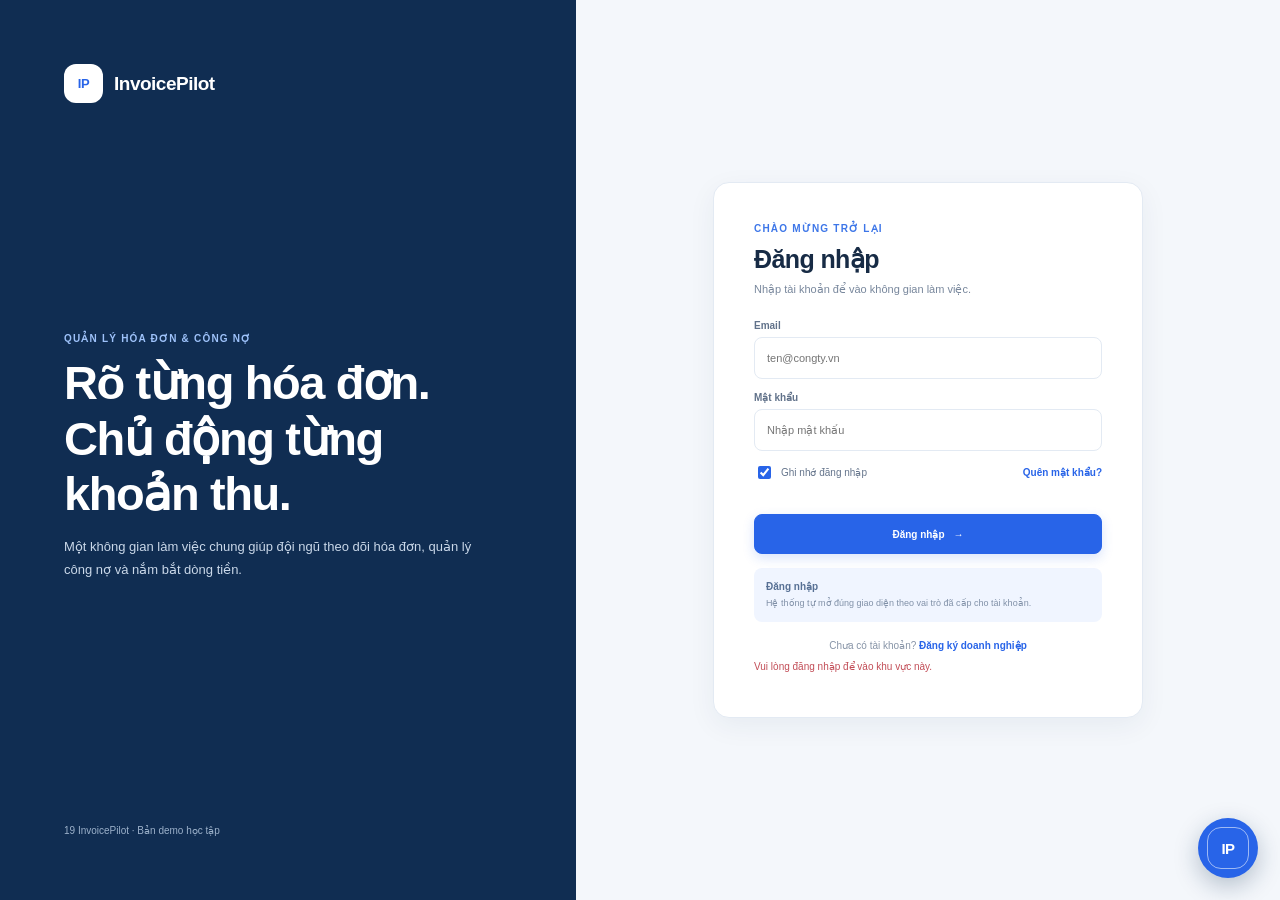
<file: accountant/index.html>
<!doctype html><html lang="vi"><head><script>window.addEventListener("error",function(event){const target=event.target;if(!target||!(["SCRIPT","LINK"].includes(target.tagName)))return;const url=target.src||target.href;try{if(url&&new URL(url,location.href).origin===location.origin){const host=document.getElementById("workspace");if(host)host.textContent="Không tải được tài nguyên kế toán. Hãy tải lại trang.";}}catch{}} ,true);</script>  <meta charset="UTF-8" />  <meta name="viewport" content="width=device-width, initial-scale=1.0" />  <title>Kế toán · InvoicePilot</title>  <link rel="stylesheet" href="../common/common.css?v=invoice-events-1" />  <link rel="stylesheet" href="accountant.css?v=accountant-layout-2" /></head><body>  <div id="workspace"><p class="accountant-bootstrap" role="status">Đang kiểm tra phiên đăng nhập và tải dữ liệu kế toán…</p></div>  <template id="role-content">    <section class="role-heading"><div><span class="eyebrow">KẾ TOÁN</span><h1>Hóa đơn &amp; thanh toán</h1><p>Theo dõi hóa đơn phát hành, khoản thu và đối chiếu thanh toán.</p></div><button class="button button-primary accountant-action" data-accountant-action="new-invoice">+ Tạo hóa đơn</button></section>    <section class="role-stats"><article class="role-card"><small>Hóa đơn cần xử lý</small><strong>8</strong><span>3 hóa đơn sắp đến hạn</span></article><article class="role-card"><small>Khoản đã thu tháng này</small><strong>115.700.000 ₫</strong><span class="positive">↑ 12,5% so với kỳ trước</span></article><article class="role-card"><small>Chờ đối chiếu</small><strong>4</strong><span>21.500.000 ₫</span></article></section>    <section class="role-panel"><div class="role-panel-heading"><div><h2>Hóa đơn gần đây</h2><p>Quản lý hóa đơn và ghi nhận thanh toán.</p></div><input class="role-search" type="search" placeholder="Tìm mã hóa đơn hoặc khách hàng" data-accountant-search /></div><div class="table-scroll"><table class="role-table"><thead><tr><th>Mã hóa đơn</th><th>Khách hàng</th><th>Ngày đến hạn</th><th>Tổng tiền</th><th>Trạng thái</th><th></th></tr></thead><tbody data-accountant-rows></tbody></table></div></section>    <div class="role-message" data-accountant-message role="status"></div>  </template>  <script src="../common/vendor/supabase-2.110.8.js"></script>  <script src="../common/supabase-config.js"></script>  <script src="../common/common.js?v=invoice-events-1"></script>  <script src="accountant.js?v=invoice-events-1"></script>  <script src="../common/assistant-widget.js?v=3"></script>  <script src="https://cdn.botpress.cloud/webchat/v5.0/inject.js"></script>  <script src="https://files.bpcontent.cloud/2026/10/21/20/20261021202435-VY6UYVGS.js" defer></script></body></html>
</file>
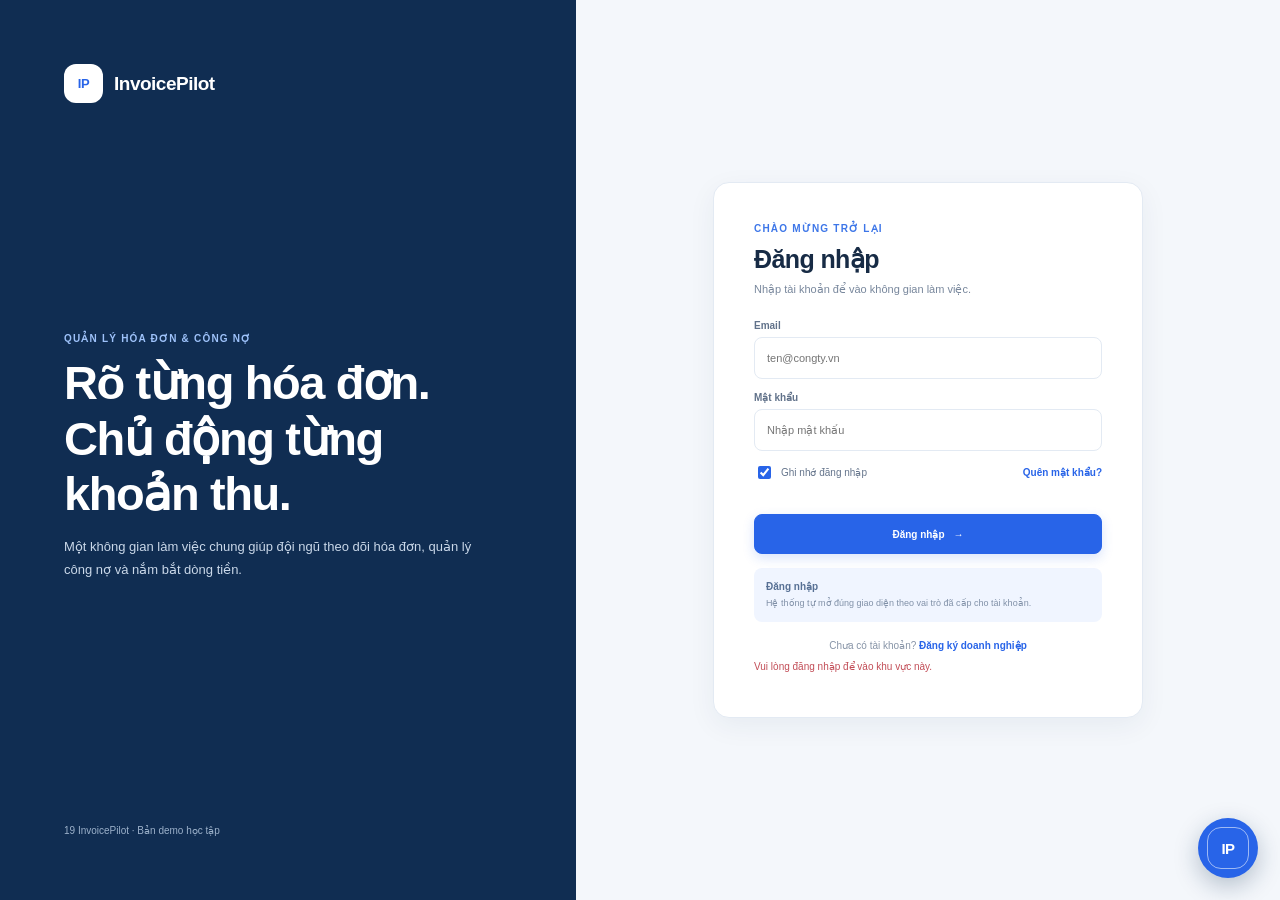
<file: admin/index.html>
<!doctype html>
<html lang="vi">
<head>
  <meta charset="UTF-8" />
  <meta name="viewport" content="width=device-width, initial-scale=1.0" />
  <meta name="theme-color" content="#102d52" />
  <title>Quản trị viên · InvoicePilot</title>
  <link rel="stylesheet" href="../common/common.css?v=invoice-events-1" />
  <link rel="stylesheet" href="../common/assistant-widget.css?v=2" />
  <link rel="stylesheet" href="../common/workspace.css?v=role-split-2" />
  <link rel="stylesheet" href="admin.css?v=role-split-3" />
</head>
<body>
  <div id="app"></div>
  <div id="toast" class="toast" role="status" aria-live="polite"></div>
  <div id="modal-root"></div>
  <script src="../common/vendor/supabase-2.110.8.js"></script>
  <script src="../common/supabase-config.js"></script>
  <script src="../common/common.js?v=invoice-events-1"></script>
  <script src="../common/workspace-tools.js"></script>
  <script src="admin.js?v=role-split-1"></script>
  <script src="../common/workspace.js?v=role-split-1"></script>
  <script src="../common/assistant-widget.js?v=2"></script>
  <script src="https://cdn.botpress.cloud/webchat/v5.0/inject.js"></script>
  <script src="https://files.bpcontent.cloud/2026/10/21/20/20261021202435-VY6UYVGS.js" defer></script>
</body>
</html>
</file>
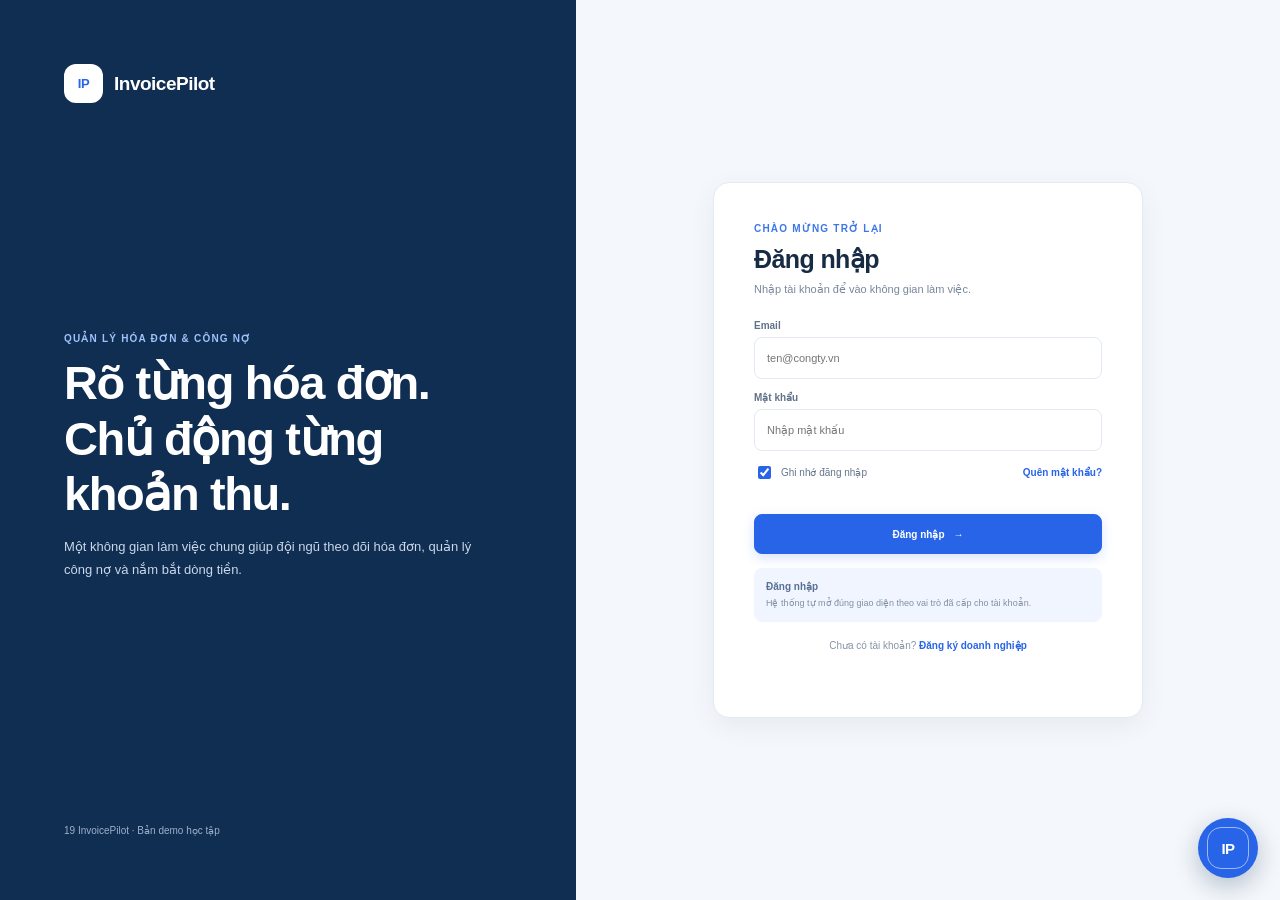
<file: common/index.html>
<!doctype html>
<html lang="vi">
<head>
  <meta charset="UTF-8" />
  <meta name="viewport" content="width=device-width, initial-scale=1.0" />
  <meta name="theme-color" content="#102d52" />
  <title>Đăng nhập · 19 InvoicePilot</title>
  <link rel="stylesheet" href="common.css?v=mobile-layout-1" />
  <link rel="stylesheet" href="assistant-widget.css?v=1" />
</head>
<body class="auth-page">
  <main class="auth-layout">
    <section class="auth-brand-panel">
      <a class="brand" href="../index.html"><span class="brand-mark">IP</span><span>InvoicePilot</span></a>
      <div class="auth-copy">
        <span class="eyebrow">QUẢN LÝ HÓA ĐƠN & CÔNG NỢ</span>
        <h1>Rõ từng hóa đơn.<br />Chủ động từng khoản thu.</h1>
        <p>Một không gian làm việc chung giúp đội ngũ theo dõi hóa đơn, quản lý công nợ và nắm bắt dòng tiền.</p>
      </div>
      <div class="auth-footnote">19 InvoicePilot · Bản demo học tập</div>
    </section>
    <section class="auth-form-panel">
      <form class="login-card" id="login-form">
        <span class="eyebrow">CHÀO MỪNG TRỞ LẠI</span>
        <h2>Đăng nhập</h2>
        <p class="muted">Nhập tài khoản để vào không gian làm việc.</p>
        <label for="login-email">Email</label>
        <input id="login-email" name="email" type="email" autocomplete="username" placeholder="ten@congty.vn" required />
        <label for="login-password">Mật khẩu</label>
        <input id="login-password" name="password" type="password" autocomplete="current-password" placeholder="Nhập mật khẩu" required />
        <div class="form-row"><label class="check-label"><input type="checkbox" checked /> Ghi nhớ đăng nhập</label><a href="#forgot" id="forgot-link">Quên mật khẩu?</a></div>
        <button class="button button-primary" type="submit">Đăng nhập <span aria-hidden="true">→</span></button>
        <div class="demo-note"><strong>Đăng nhập</strong><br /><small>Hệ thống tự mở đúng giao diện theo vai trò đã cấp cho tài khoản.</small></div>
        <div class="form-footer">Chưa có tài khoản? <a href="signup.html">Đăng ký doanh nghiệp</a></div>
        <div class="form-message" id="login-message" role="status" aria-live="polite"></div>
      </form>
      <section class="recovery-overlay" id="password-recovery-modal" role="dialog" aria-modal="true" aria-labelledby="recovery-title" hidden>
        <div class="recovery-dialog">
          <header class="recovery-header"><div><span class="eyebrow">KHÔI PHỤC TÀI KHOẢN</span><h2 id="recovery-title">Quên mật khẩu?</h2></div><button class="recovery-close" type="button" aria-label="Đóng" data-close-recovery>×</button></header>
          <form class="recovery-step" data-recovery-step="email">
            <p class="muted">Nhập email tài khoản. Mã xác minh sẽ được gửi về hộp thư của bạn.</p>
            <label for="reset-email">Email</label>
            <input id="reset-email" name="email" type="email" autocomplete="email" placeholder="ten@congty.vn" required />
            <button class="button button-primary" type="submit">Gửi mã xác minh</button>
            <div class="form-message" id="reset-request-message" role="status" aria-live="polite"></div>
            <div class="form-footer"><a href="#login" data-close-recovery>Quay lại đăng nhập</a></div>
          </form>
          <form class="recovery-step" data-recovery-step="code" hidden>
            <p class="muted">Nhập mã trong email gửi tới <strong id="recovery-email-label"></strong>.</p>
            <label for="reset-code">Mã xác minh</label>
            <input id="reset-code" name="code" type="text" inputmode="numeric" autocomplete="one-time-code" maxlength="8" pattern="[0-9]{6,8}" placeholder="Nhập mã trong email" required />
            <button class="button button-primary" type="submit">Xác minh mã</button>
            <div class="form-message" id="reset-code-message" role="status" aria-live="polite"></div>
            <div class="form-footer"><button class="recovery-text-button" type="button" data-recovery-back="email">Quay lại</button></div>
          </form>
          <form class="recovery-step" data-recovery-step="password" hidden>
            <p class="muted">Tạo mật khẩu mới có ít nhất 8 ký tự.</p>
            <label for="reset-new-password">Mật khẩu mới</label>
            <input id="reset-new-password" type="password" autocomplete="new-password" minlength="8" required />
            <label for="reset-confirm-password">Nhập lại mật khẩu</label>
            <input id="reset-confirm-password" type="password" autocomplete="new-password" minlength="8" required />
            <button class="button button-primary" type="submit">Lưu mật khẩu mới</button>
            <div class="form-message" id="reset-password-message" role="status" aria-live="polite"></div>
          </form>
        </div>
      </section>
      <form class="login-card" id="invite-password-form" hidden>
        <span class="eyebrow">HOÀN TẤT LỜI MỜI</span>
        <h2>Tạo mật khẩu</h2>
        <p class="muted">Lần đăng nhập đầu tiên cần đổi mật khẩu ban đầu thành mật khẩu riêng của bạn.</p>
        <label for="invite-password">Mật khẩu mới</label>
        <input id="invite-password" type="password" autocomplete="new-password" minlength="8" required />
        <label for="invite-password-confirm">Nhập lại mật khẩu</label>
        <input id="invite-password-confirm" type="password" autocomplete="new-password" minlength="8" required />
        <button class="button button-primary" type="submit">Đặt mật khẩu và tiếp tục</button>
        <div class="form-message" id="invite-password-message" role="status" aria-live="polite"></div>
      </form>
    </section>
  </main>
  <script src="vendor/supabase-2.110.8.js"></script>
  <script src="supabase-config.js"></script>
  <script src="common.js?v=password-recovery-otp-1"></script>
  <script src="assistant-widget.js?v=2"></script>
  <script src="https://cdn.botpress.cloud/webchat/v5.0/inject.js"></script>
  <script src="https://files.bpcontent.cloud/2026/10/21/20/20261021202435-VY6UYVGS.js" defer></script>
</body>
</html>
</file>
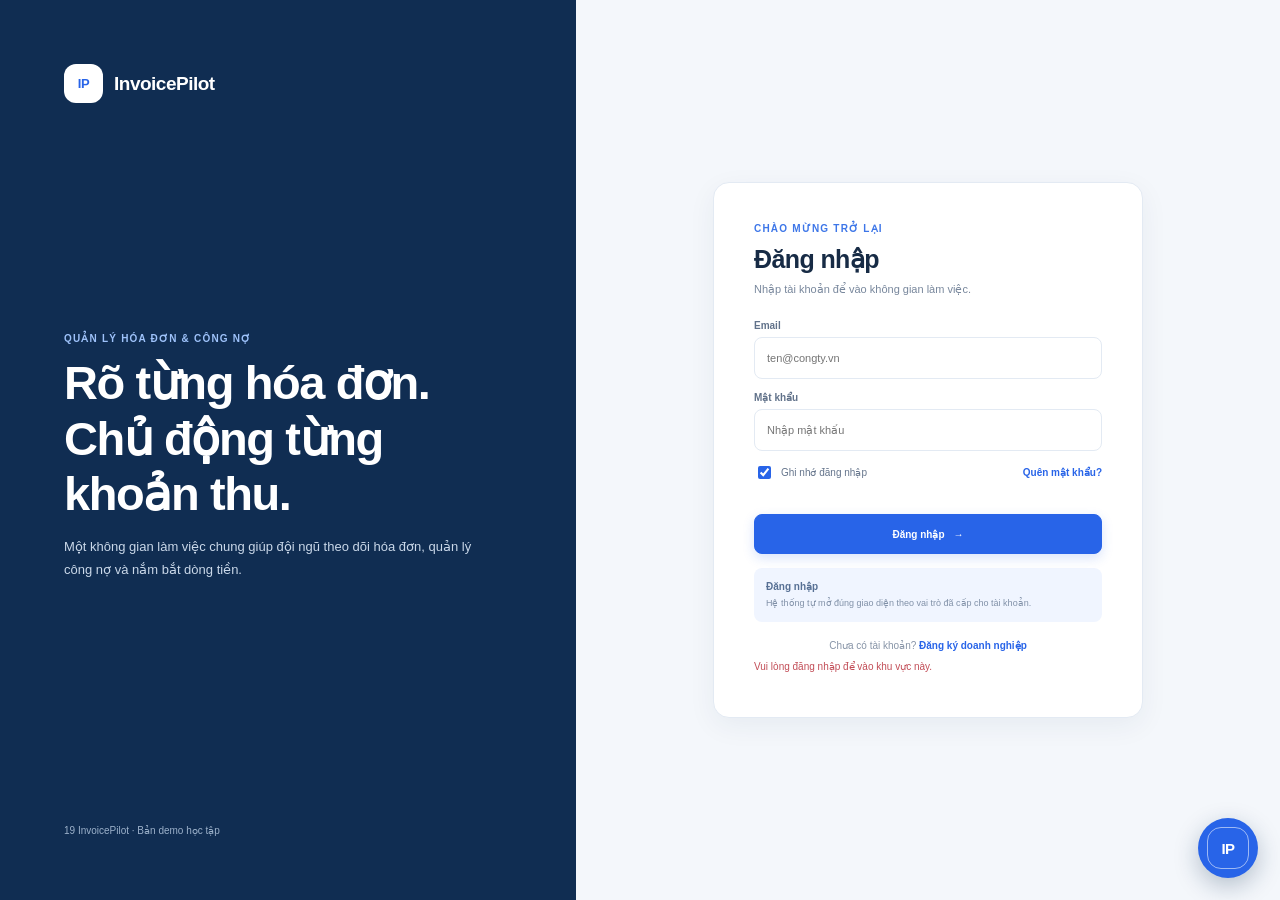
<file: manager/index.html>
<!doctype html>
<html lang="vi">
<head>
  <meta charset="UTF-8" />
  <meta name="viewport" content="width=device-width, initial-scale=1.0" />
  <meta name="theme-color" content="#102d52" />
  <title>Quản lý · InvoicePilot</title>
  <link rel="stylesheet" href="../common/common.css?v=invoice-events-1" />
  <link rel="stylesheet" href="../common/assistant-widget.css?v=2" />
  <link rel="stylesheet" href="../common/workspace.css?v=role-split-1" />
  <link rel="stylesheet" href="manager.css?v=role-split-2" />
</head>
<body>
  <div id="app"></div>
  <div id="toast" class="toast" role="status" aria-live="polite"></div>
  <div id="modal-root"></div>
  <script src="../common/vendor/supabase-2.110.8.js"></script>
  <script src="../common/supabase-config.js"></script>
  <script src="../common/common.js?v=invoice-events-1"></script>
  <script src="../common/workspace-tools.js"></script>
  <script src="manager.js?v=role-split-1"></script>
  <script src="../common/workspace.js?v=role-split-1"></script>
  <script src="../common/assistant-widget.js?v=2"></script>
  <script src="https://cdn.botpress.cloud/webchat/v5.0/inject.js"></script>
  <script src="https://files.bpcontent.cloud/2026/10/21/20/20261021202435-VY6UYVGS.js" defer></script>
</body>
</html>
</file>
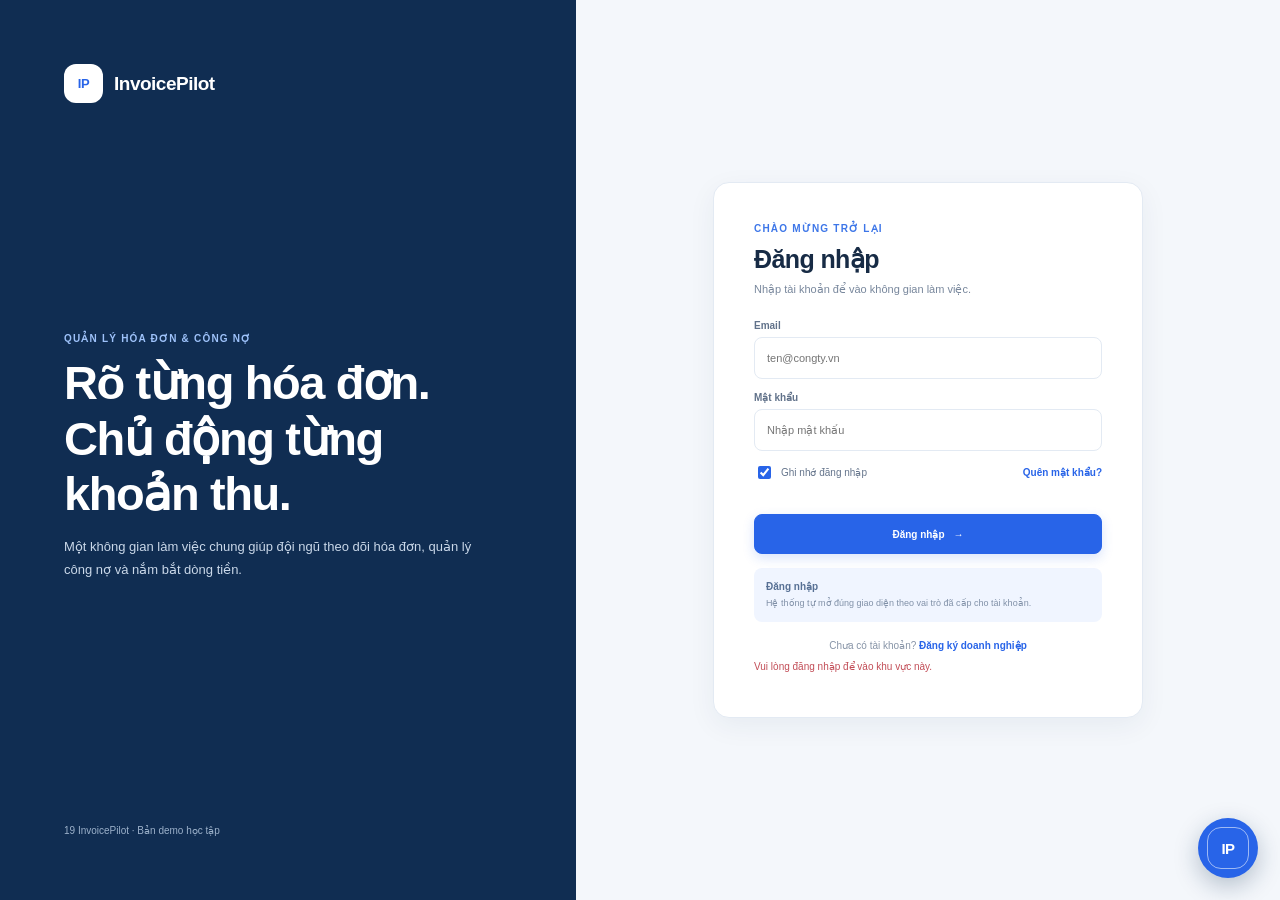
<file: sales/index.html>
<!doctype html>
<html lang="vi">
<head>
  <meta charset="UTF-8">
  <meta name="viewport" content="width=device-width, initial-scale=1.0">
  <title>Kinh doanh · InvoicePilot</title>
  <link rel="stylesheet" href="../common/common.css?v=invoice-events-1">
  <link rel="stylesheet" href="sales.css?v=sales-complete-1">
  <link rel="stylesheet" href="sales-modals.css?v=sales-complete-1">
</head>
<body data-sales-workspace="true">
  <div id="workspace"><main class="sales-standalone"><h1>Đang mở khu vực Kinh doanh</h1><p role="status">Đang kiểm tra phiên đăng nhập…</p><p>Nếu trang không tải, hãy kiểm tra mạng và tải lại.</p><a href="../common/index.html">Về đăng nhập</a></main></div>
  <template id="role-content"></template>
  <noscript><p>Bật JavaScript để đăng nhập và sử dụng khu vực Kinh doanh.</p></noscript>
  <script src="vendor/supabase-2.110.8.js"></script>
  <script src="../common/supabase-config.js"></script>
  <script src="../common/common.js?v=invoice-events-1"></script>
  <script src="sales-modals.js?v=sales-complete-1"></script>
  <script src="sales.js?v=sales-complete-1"></script>
  <script src="../common/assistant-widget.js?v=2"></script>
  <script src="https://cdn.botpress.cloud/webchat/v5.0/inject.js" defer></script>
  <script src="https://files.bpcontent.cloud/2026/10/21/20/20261021202435-VY6UYVGS.js" defer></script>
</body>
</html>
</file>
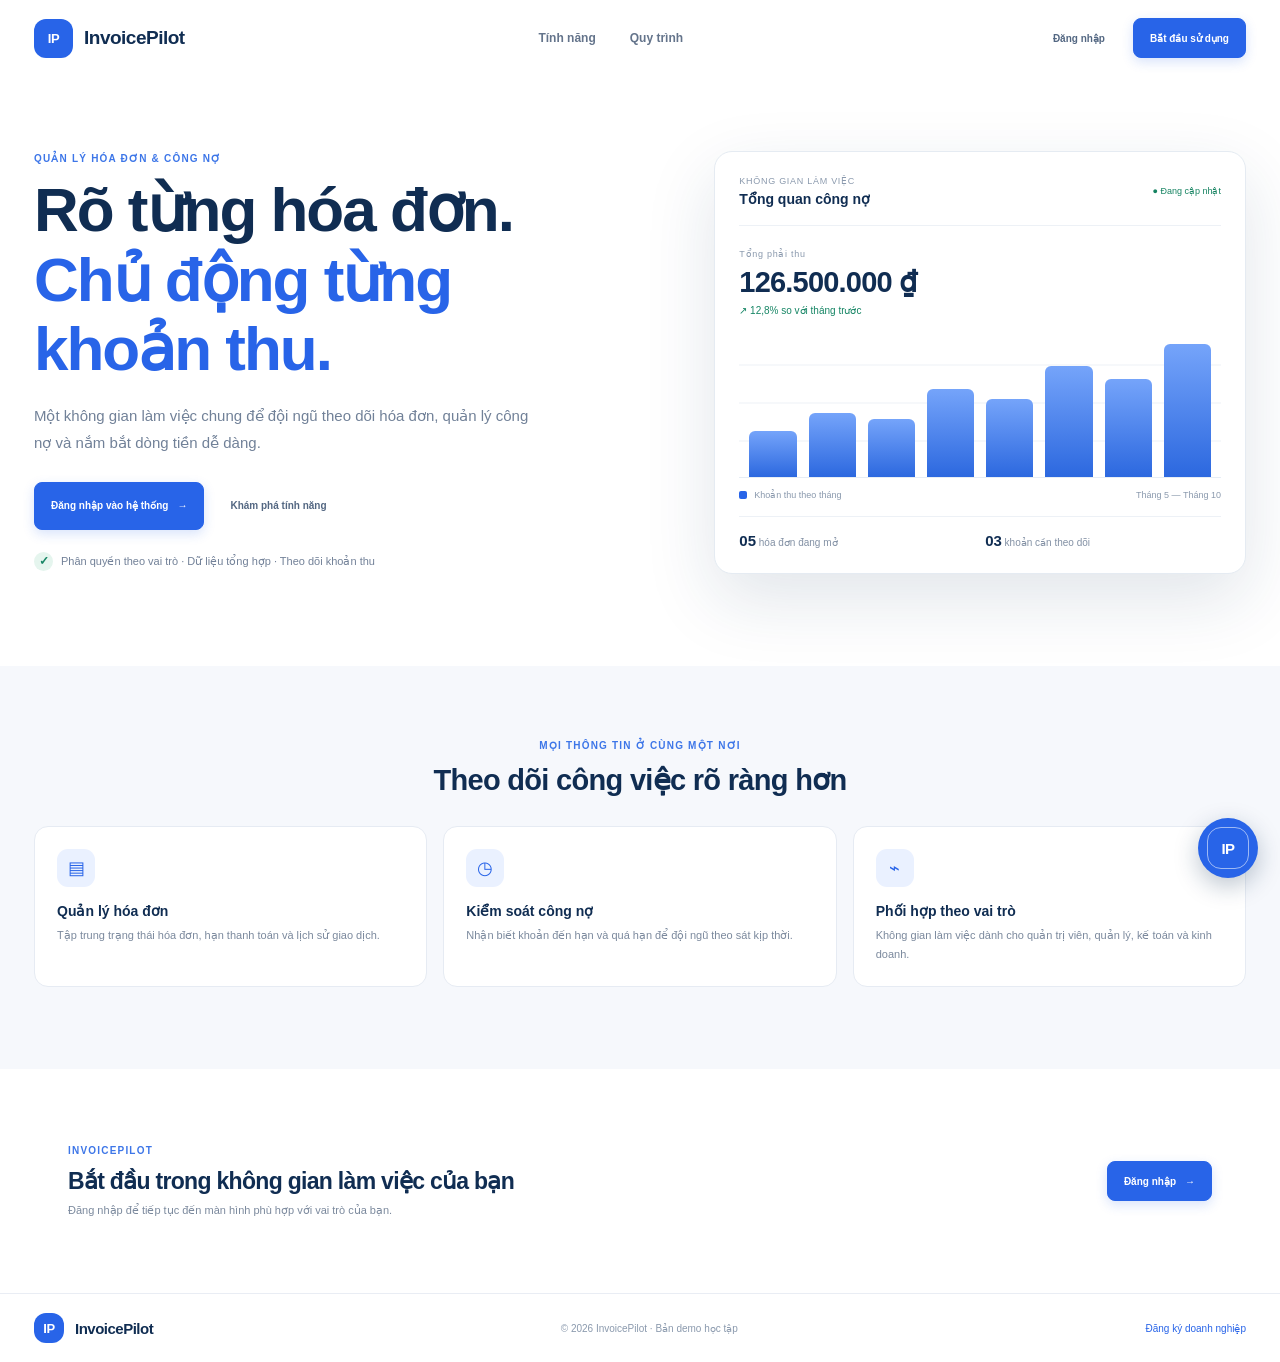
<file: common/home.html>
<!doctype html>
<html lang="vi">
<head>
  <meta charset="UTF-8" />
  <meta name="viewport" content="width=device-width, initial-scale=1.0" />
  <meta name="theme-color" content="#102d52" />
  <title>InvoicePilot · Quản lý hóa đơn và công nợ</title>
  <link rel="stylesheet" href="common.css" />
  <link rel="stylesheet" href="assistant-widget.css?v=2" />
</head>
<body class="landing-page">
  <header class="landing-header">
    <a class="brand brand-dark" href="home.html"><span class="brand-mark">IP</span><span>InvoicePilot</span></a>
    <nav class="landing-nav" aria-label="Điều hướng"><a href="#features">Tính năng</a><a href="#workflow">Quy trình</a></nav>
    <div class="landing-actions"><a class="button button-quiet" href="index.html">Đăng nhập</a><a class="button button-primary landing-cta" href="signup.html">Bắt đầu sử dụng</a></div>
  </header>
  <main>
    <section class="landing-hero">
      <div class="landing-copy">
        <span class="eyebrow">QUẢN LÝ HÓA ĐƠN &amp; CÔNG NỢ</span>
        <h1>Rõ từng hóa đơn.<br /><span>Chủ động từng khoản thu.</span></h1>
        <p>Một không gian làm việc chung để đội ngũ theo dõi hóa đơn, quản lý công nợ và nắm bắt dòng tiền dễ dàng.</p>
        <div class="landing-actions"><a class="button button-primary landing-cta" href="index.html">Đăng nhập vào hệ thống <span aria-hidden="true">→</span></a><a class="button button-quiet" href="#features">Khám phá tính năng</a></div>
        <div class="landing-note"><span class="landing-check">✓</span> Phân quyền theo vai trò · Dữ liệu tổng hợp · Theo dõi khoản thu</div>
      </div>
      <div class="landing-preview" aria-label="Minh họa bảng tổng quan công nợ">
        <div class="preview-top"><div><small>KHÔNG GIAN LÀM VIỆC</small><strong>Tổng quan công nợ</strong></div><span class="preview-status">● Đang cập nhật</span></div>
        <div class="preview-total"><small>Tổng phải thu</small><strong>126.500.000 ₫</strong><span>↗ 12,8% so với tháng trước</span></div>
        <div class="preview-bars" aria-hidden="true"><i style="height:34%"></i><i style="height:48%"></i><i style="height:43%"></i><i style="height:66%"></i><i style="height:58%"></i><i style="height:83%"></i><i style="height:73%"></i><i style="height:100%"></i></div>
        <div class="preview-legend"><span><i></i> Khoản thu theo tháng</span><span>Tháng 5 — Tháng 10</span></div>
        <div class="preview-bottom"><span><b>05</b> hóa đơn đang mở</span><span><b>03</b> khoản cần theo dõi</span></div>
      </div>
    </section>
    <section id="features" class="landing-features">
      <div class="landing-section-heading"><span class="eyebrow">MỌI THÔNG TIN Ở CÙNG MỘT NƠI</span><h2>Theo dõi công việc rõ ràng hơn</h2></div>
      <div class="feature-grid">
        <article class="feature-card"><span class="feature-icon">▤</span><h3>Quản lý hóa đơn</h3><p>Tập trung trạng thái hóa đơn, hạn thanh toán và lịch sử giao dịch.</p></article>
        <article class="feature-card"><span class="feature-icon">◷</span><h3>Kiểm soát công nợ</h3><p>Nhận biết khoản đến hạn và quá hạn để đội ngũ theo sát kịp thời.</p></article>
        <article class="feature-card"><span class="feature-icon">⌁</span><h3>Phối hợp theo vai trò</h3><p>Không gian làm việc dành cho quản trị viên, quản lý, kế toán và kinh doanh.</p></article>
      </div>
    </section>
    <section id="workflow" class="landing-bottom-cta"><div><span class="eyebrow">INVOICEPILOT</span><h2>Bắt đầu trong không gian làm việc của bạn</h2><p>Đăng nhập để tiếp tục đến màn hình phù hợp với vai trò của bạn.</p></div><a class="button button-primary landing-cta" href="index.html">Đăng nhập <span aria-hidden="true">→</span></a></section>
  </main>
  <footer class="landing-footer"><a class="brand" href="home.html"><span class="brand-mark">IP</span><span>InvoicePilot</span></a><span>© 2026 InvoicePilot · Bản demo học tập</span><a href="signup.html">Đăng ký doanh nghiệp</a></footer>
  <script src="assistant-widget.js?v=2"></script>
  <script src="https://cdn.botpress.cloud/webchat/v5.0/inject.js"></script>
  <script src="https://files.bpcontent.cloud/2026/10/21/20/20261021202435-VY6UYVGS.js" defer></script>
</body>
</html>
</file>
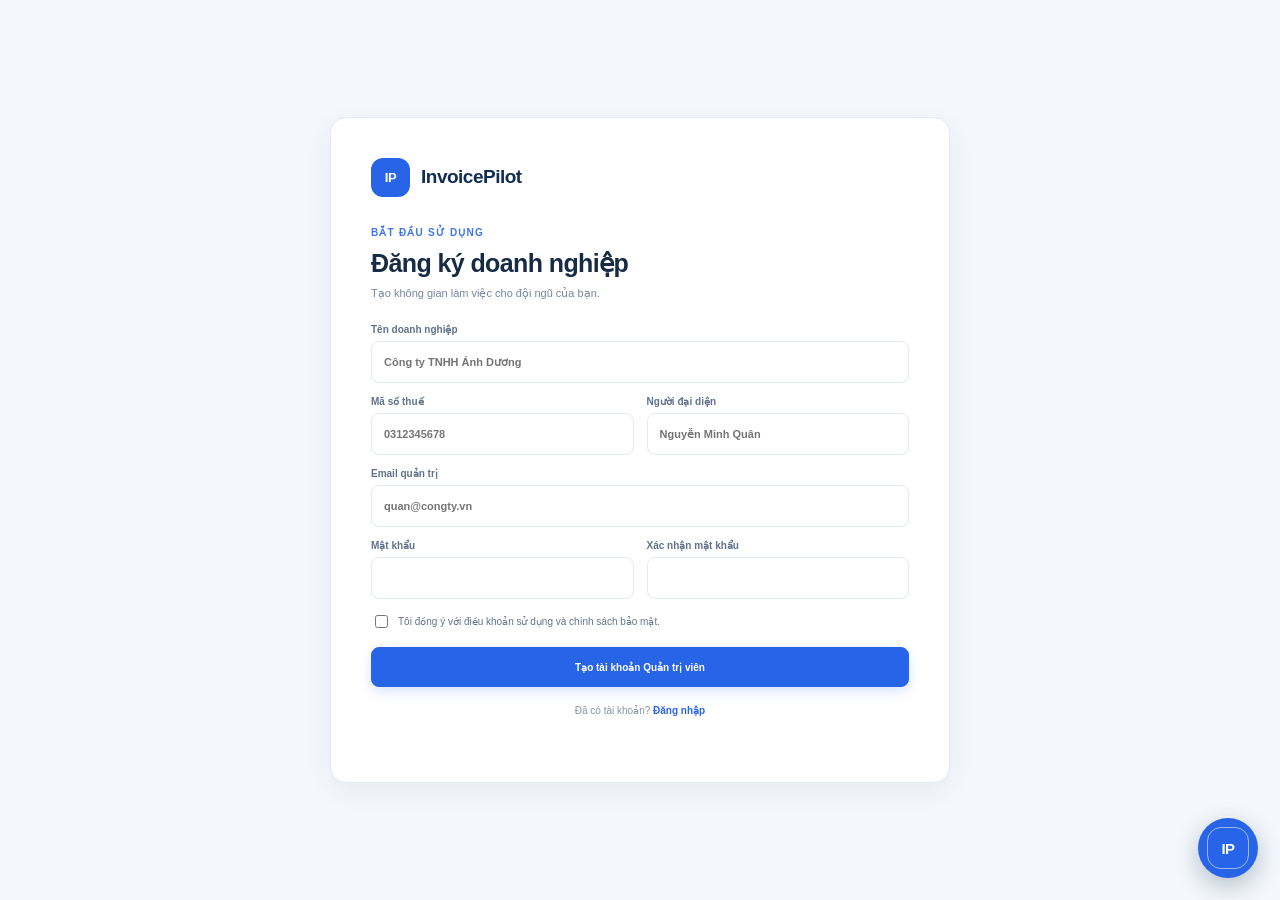
<file: common/signup.html>
<!doctype html>
<html lang="vi">
<head>
  <meta charset="UTF-8" />
  <meta name="viewport" content="width=device-width, initial-scale=1.0" />
  <title>Đăng ký · 19 InvoicePilot</title>
  <link rel="stylesheet" href="common.css" />
</head>
<body class="signup-page">
  <main class="signup-card">
    <a class="brand brand-dark" href="home.html"><span class="brand-mark">IP</span><span>InvoicePilot</span></a>
    <span class="eyebrow">BẮT ĐẦU SỬ DỤNG</span>
    <h1>Đăng ký doanh nghiệp</h1>
    <p class="muted">Tạo không gian làm việc cho đội ngũ của bạn.</p>
    <form id="signup-form" class="signup-grid">
      <label class="field-group field-wide">Tên doanh nghiệp<input name="company" placeholder="Công ty TNHH Ánh Dương" required /></label>
      <label class="field-group">Mã số thuế<input name="tax" placeholder="0312345678" required /></label>
      <label class="field-group">Người đại diện<input name="owner" placeholder="Nguyễn Minh Quân" required /></label>
      <label class="field-group field-wide">Email quản trị<input type="email" name="email" placeholder="quan@congty.vn" required /></label>
      <label class="field-group">Mật khẩu<input type="password" name="password" minlength="8" required /></label>
      <label class="field-group">Xác nhận mật khẩu<input type="password" name="confirm" minlength="8" required /></label>
      <label class="check-label field-wide"><input type="checkbox" required /> Tôi đồng ý với điều khoản sử dụng và chính sách bảo mật.</label>
      <button class="button button-primary field-wide" type="submit">Tạo tài khoản Quản trị viên</button>
    </form>
    <div class="form-footer">Đã có tài khoản? <a href="index.html">Đăng nhập</a></div>
    <div class="form-message" id="signup-message" role="status" aria-live="polite"></div>
  </main>
  <script src="vendor/supabase-2.110.8.js"></script>
  <script src="supabase-config.js"></script>
  <script src="common.js"></script>
  <script src="assistant-widget.js?v=2"></script>
  <script src="https://cdn.botpress.cloud/webchat/v5.0/inject.js"></script>
  <script src="https://files.bpcontent.cloud/2026/10/21/20/20261021202435-VY6UYVGS.js" defer></script>
</body>
</html>
</file>
<file: common/common.css>
/* Global reset and design tokens shared across all four role areas. */
:root {
  color-scheme: light;
  --color-navy: #102d52;
  --color-navy-light: #1b426d;
  --color-primary: #2864e8;
  --color-primary-soft: #eaf1ff;
  --color-text: #172b45;
  --color-muted: #78879c;
  --color-border: #e3eaf3;
  --color-surface: #ffffff;
  --color-background: #f4f7fb;
  --color-success: #188564;
  --color-warning: #a86d14;
  --color-danger: #c24d57;
  --font-body: "Segoe UI", Arial, sans-serif;
  --font-heading: "Segoe UI", Arial, sans-serif;
  --radius-sm: 8px;
  --radius-md: 12px;
  --radius-lg: 16px;
  --shadow-card: 0 8px 28px rgba(19, 46, 79, .06);
}

*, *::before, *::after { box-sizing: border-box; }
html { min-width: 320px; scroll-behavior: smooth; }
body { margin: 0; min-height: 100vh; font-family: var(--font-body); color: var(--color-text); background: var(--color-background); }
/* Use installed system fonts so Vietnamese glyphs render consistently offline. */
body, body * { font-family: "Segoe UI", Arial, sans-serif !important; }
button, input, select, textarea { font: inherit; }
button { cursor: pointer; }
a { color: var(--color-primary); text-decoration: none; }
a:hover { text-decoration: underline; }
img, svg { display: block; max-width: 100%; }
h1, h2, h3, p { margin-top: 0; }
:focus-visible { outline: 3px solid rgba(40, 100, 232, .28); outline-offset: 2px; }

.auth-page { background: #f4f7fb; }
.auth-layout { display: grid; grid-template-columns: minmax(320px, .9fr) minmax(460px, 1.1fr); min-height: 100vh; }
.auth-brand-panel { display: flex; flex-direction: column; padding: clamp(28px, 5vw, 72px); color: white; background: var(--color-navy); }
.brand { display: inline-flex; align-items: center; gap: 11px; width: fit-content; color: inherit; font: 800 19px var(--font-heading); letter-spacing: -.5px; }
.brand:hover { text-decoration: none; }
.brand-mark { display: grid; width: 39px; height: 39px; place-items: center; border-radius: 12px; color: var(--color-primary); background: white; font: 800 13px Georgia, serif; }
.auth-copy { max-width: 460px; margin: auto 0; padding: 52px 0; }
.eyebrow { display: block; margin-bottom: 11px; color: #3d76e8; font-size: 10px; font-weight: 700; letter-spacing: .12em; }
.auth-brand-panel .eyebrow { color: #9ec2fa; }
.auth-copy h1 { margin-bottom: 15px; font: 800 clamp(30px, 4vw, 47px)/1.18 var(--font-heading); letter-spacing: -1.4px; }
.auth-copy p { max-width: 410px; color: #cad8e9; font-size: 13px; line-height: 1.75; }
.auth-footnote { color: #9cb1ca; font-size: 10px; }
.auth-form-panel { display: grid; place-items: center; padding: 36px 24px; }
.login-card, .signup-card { width: min(100%, 430px); padding: clamp(24px, 4vw, 40px); border: 1px solid var(--color-border); border-radius: var(--radius-lg); background: var(--color-surface); box-shadow: var(--shadow-card); }
.login-card[hidden] { display: none; }
.login-card h2, .signup-card h1 { margin: 0 0 7px; font: 750 25px var(--font-heading); letter-spacing: -.6px; }
.muted { margin-bottom: 22px; color: var(--color-muted); font-size: 11px; line-height: 1.6; }
.login-card > label:not(.check-label) { display: block; margin: 13px 0 6px; color: #61728a; font-size: 10px; font-weight: 600; }
.login-card input:not([type=checkbox]), .login-card select, .field-group input, .field-group select { width: 100%; height: 42px; padding: 0 12px; border: 1px solid var(--color-border); border-radius: var(--radius-sm); color: var(--color-text); background: #fff; font-size: 11px; }
.login-card input:focus, .login-card select:focus, .field-group input:focus, .field-group select:focus { border-color: #91aff0; outline: none; box-shadow: 0 0 0 3px var(--color-primary-soft); }
.form-row { display: flex; align-items: center; justify-content: space-between; gap: 12px; margin: 12px 0 15px; font-size: 10px; }
.check-label { display: inline-flex; align-items: center; gap: 7px; color: #64748b; font-size: 10px; }
.check-label input { accent-color: var(--color-primary); }
.form-row a { font-weight: 600; }
.button { display: inline-flex; align-items: center; justify-content: center; gap: 9px; min-height: 40px; padding: 0 15px; border: 1px solid var(--color-border); border-radius: var(--radius-sm); color: #536782; background: #fff; font-size: 10px; font-weight: 700; }
.button-primary { width: 100%; margin-top: 17px; border-color: var(--color-primary); color: #fff; background: var(--color-primary); box-shadow: 0 4px 12px rgba(40, 100, 232, .18); }
.button-primary:hover { background: #1f55c7; }
.demo-note { margin-top: 14px; padding: 11px 12px; border-radius: var(--radius-sm); color: #577094; background: #f0f5ff; font-size: 10px; line-height: 1.6; }
.demo-note small { color: #8191a8; font-size: 9px; }
.form-footer { margin-top: 18px; color: #8794a7; font-size: 10px; text-align: center; }
.form-footer a { font-weight: 700; }
.form-message { min-height: 16px; margin-top: 10px; color: var(--color-danger); font-size: 10px; }
.form-message.is-success { color: #13805c; }
.recovery-overlay { position: fixed; z-index: 1000; inset: 0; display: grid; place-items: center; padding: 20px; background: rgba(8, 22, 43, .58); backdrop-filter: blur(5px); }
.recovery-overlay[hidden], .recovery-step[hidden] { display: none; }
.recovery-dialog { width: min(100%, 440px); padding: 26px; border: 1px solid var(--color-border); border-radius: 18px; background: #fff; box-shadow: 0 24px 70px rgba(8, 22, 43, .24); }
.recovery-header { display: flex; align-items: flex-start; justify-content: space-between; gap: 16px; margin-bottom: 18px; }
.recovery-header h2 { margin: 7px 0 0; font: 750 23px var(--font-heading); letter-spacing: -.5px; }
.recovery-close { width: 34px; height: 34px; border: 1px solid var(--color-border); border-radius: 9px; color: var(--color-muted); background: white; font-size: 22px; line-height: 1; }
.recovery-step > label { display: block; margin: 13px 0 6px; color: #61728a; font-size: 10px; font-weight: 600; }
.recovery-step input { width: 100%; height: 42px; padding: 0 12px; border: 1px solid var(--color-border); border-radius: var(--radius-sm); color: var(--color-text); background: #fff; font-size: 11px; }
.recovery-step input:focus { border-color: #91aff0; outline: none; box-shadow: 0 0 0 3px var(--color-primary-soft); }
.recovery-step .button-primary { margin-top: 16px; }
.recovery-text-button { border: 0; padding: 0; color: var(--color-primary); background: transparent; font: inherit; font-weight: 700; }
body.recovery-open { overflow: hidden; }
.signup-page { display: grid; place-items: center; padding: 24px; }
.signup-card { width: min(100%, 620px); }
.brand-dark { margin-bottom: 30px; color: var(--color-navy); }
.brand-dark .brand-mark { color: white; background: var(--color-primary); }
.signup-grid { display: grid; grid-template-columns: 1fr 1fr; gap: 13px; }
.field-group { display: grid; gap: 6px; color: #61728a; font-size: 10px; font-weight: 600; }
.field-wide { grid-column: 1 / -1; }
.signup-grid .button-primary { margin-top: 3px; }

/* Shared workspace shell used by the accountant and sales modules. */
.shared-sidebar { position: fixed; inset: 0 auto 0 0; display: flex; flex-direction: column; width: 250px; padding: 22px 16px; color: #fff; background: var(--color-navy); }
.shared-sidebar .brand { margin: 4px 8px 28px; }
.shared-company { display: grid; gap: 5px; padding: 14px; border: 1px solid rgba(255,255,255,.14); border-radius: var(--radius-md); }
.shared-company strong { font-size: 12px; }
.shared-company small, .shared-sidebar-bottom small { color: #b4c6dc; font-size: 10px; }
.shared-nav { display: grid; gap: 7px; margin-top: 28px; }
.shared-nav-link { display: flex; align-items: center; gap: 11px; min-height: 42px; padding: 0 12px; border-radius: 9px; color: #c9d7e8; font-size: 11px; }
.shared-nav-link:hover, .shared-nav-link.active { color: #fff; background: var(--color-primary); text-decoration: none; }
.shared-sidebar-bottom { display: grid; gap: 8px; margin-top: auto; padding: 14px 8px 4px; font-size: 11px; }
.shared-sidebar-bottom a { color: #9ec2fa; }
.shared-main { min-height: 100vh; margin-left: 250px; }
.shared-header { position: sticky; top: 0; z-index: 2; display: flex; align-items: center; justify-content: space-between; gap: 18px; min-height: 68px; padding: 10px 30px; border-bottom: 1px solid var(--color-border); background: rgba(255,255,255,.96); color: var(--color-muted); font-size: 11px; }
.shared-header-actions { display: flex; align-items: center; gap: 12px; color: var(--color-text); }
.shared-header-actions input { width: min(30vw, 310px); height: 38px; padding: 0 12px; border: 1px solid var(--color-border); border-radius: var(--radius-sm); font-size: 11px; }
.shared-header-actions button { width: 36px; height: 36px; border: 1px solid var(--color-border); border-radius: var(--radius-sm); color: var(--color-text); background: #fff; }
.shared-header-actions .shared-logout { width: auto; height: 34px; padding: 0 11px; border-radius: 8px; color: #536782; font-size: 10px; font-weight: 700; white-space: nowrap; }
.notification-bell { position: relative; display: grid; flex: 0 0 auto; place-items: center; width: 42px !important; height: 42px !important; padding: 0; border: 1px solid var(--color-border) !important; border-radius: 12px !important; color: #61718a !important; background: #fff !important; }
.notification-bell svg { width: 17px; height: 17px; }
.notification-bell .dot { position: absolute; top: 7px; right: 7px; width: 7px; height: 7px; border: 1px solid #fff; border-radius: 50%; background: #ed6d6d; }
.shared-avatar { display: grid; width: 34px; height: 34px; place-items: center; border-radius: 50%; color: var(--color-navy); background: var(--color-primary-soft); font-size: 10px; font-weight: 700; }
.shared-user-meta { display: flex; flex-direction: column; align-items: flex-start; gap: 0; color: var(--color-text); line-height: 1.1; }
.shared-user-meta strong, .shared-user-meta small { display: block; margin: 0; }
.shared-user-meta strong { font-size: 10px; }
.shared-user-meta small { color: var(--color-muted); font-size: 8px; }
.shared-content { max-width: 1440px; margin: auto; padding: 32px; }

/* Public landing page shown when the project root is opened. */
.landing-page { background: #fff; }
.landing-header { display: flex; align-items: center; justify-content: space-between; gap: 24px; max-width: 1280px; margin: auto; padding: 18px 34px; }
.landing-header .brand-dark { margin: 0; }
.landing-nav, .landing-actions { display: flex; align-items: center; gap: 12px; }
.landing-nav a { padding: 9px 11px; color: #64748b; font-size: 12px; font-weight: 600; }
.landing-actions .button { min-height: 40px; }
.landing-actions .landing-cta, .landing-cta { width: auto; margin: 0; padding: 0 16px; }
.button-quiet { border-color: transparent; color: #536782; background: transparent; }
.landing-hero { display: grid; grid-template-columns: minmax(0, 1fr) minmax(380px, .9fr); align-items: center; gap: clamp(35px, 7vw, 100px); max-width: 1280px; min-height: 590px; margin: auto; padding: 66px 34px 84px; }
.landing-copy h1 { margin: 0 0 18px; color: var(--color-navy); font: 800 clamp(38px, 5vw, 62px)/1.12 var(--font-heading); letter-spacing: -2px; }
.landing-copy h1 span { color: var(--color-primary); }
.landing-copy > p { max-width: 510px; margin-bottom: 26px; color: #718198; font-size: 15px; line-height: 1.8; }
.landing-copy .landing-actions { flex-wrap: wrap; gap: 10px; }
.landing-copy .landing-cta { min-height: 48px; }
.landing-note { display: flex; align-items: center; gap: 8px; margin-top: 22px; color: #728198; font-size: 11px; }
.landing-check { display: grid; width: 19px; height: 19px; place-items: center; border-radius: 50%; color: #158564; background: #e5f5ee; font-size: 12px; font-weight: 700; }
.landing-preview { padding: 24px; border: 1px solid #e5ebf2; border-radius: 18px; background: #fff; box-shadow: 0 25px 70px rgba(24, 54, 91, .13); }
.preview-top { display: flex; align-items: center; justify-content: space-between; gap: 10px; padding-bottom: 18px; border-bottom: 1px solid #edf1f6; }
.preview-top > div { display: grid; gap: 5px; }
.preview-top small, .preview-total small { color: #8a99ad; font-size: 9px; letter-spacing: .08em; }
.preview-top strong { color: var(--color-navy); font-size: 14px; }
.preview-status { color: #148260; font-size: 9px; }
.preview-total { display: grid; gap: 6px; padding: 23px 0 12px; }
.preview-total strong { color: var(--color-navy); font: 800 29px var(--font-heading); letter-spacing: -.8px; }
.preview-total span { color: #158564; font-size: 10px; }
.preview-bars { display: flex; align-items: end; gap: 12px; height: 150px; padding: 16px 10px 0; border-bottom: 1px solid #e6edf5; background: repeating-linear-gradient(to bottom, transparent 0, transparent 36px, #edf1f6 37px, transparent 38px); }
.preview-bars i { flex: 1; min-height: 16px; border-radius: 6px 6px 0 0; background: linear-gradient(180deg, #75a4fa, #2c68df); }
.preview-legend { display: flex; justify-content: space-between; gap: 10px; padding: 12px 0 16px; color: #8a99ad; font-size: 9px; }
.preview-legend span:first-child { display: flex; align-items: center; gap: 7px; }
.preview-legend i { width: 8px; height: 8px; border-radius: 2px; background: var(--color-primary); }
.preview-bottom { display: grid; grid-template-columns: 1fr 1fr; gap: 10px; padding-top: 15px; border-top: 1px solid #edf1f6; color: #8290a4; font-size: 10px; }
.preview-bottom b { color: var(--color-navy); font-size: 15px; }
.landing-features { padding: 74px 34px 82px; background: #f6f8fc; }
.landing-section-heading { max-width: 1212px; margin: 0 auto 28px; text-align: center; }
.landing-section-heading h2, .landing-bottom-cta h2 { margin: 0; color: var(--color-navy); font: 750 29px/1.25 var(--font-heading); letter-spacing: -.7px; }
.feature-grid { display: grid; grid-template-columns: repeat(3, 1fr); gap: 16px; max-width: 1212px; margin: auto; }
.feature-card { padding: 22px; border: 1px solid #e6ebf3; border-radius: 14px; background: #fff; }
.feature-icon { display: grid; width: 38px; height: 38px; place-items: center; margin-bottom: 16px; border-radius: 11px; color: var(--color-primary); background: var(--color-primary-soft); font-size: 18px; }
.feature-card h3 { margin-bottom: 7px; color: var(--color-navy); font-size: 14px; }
.feature-card p { margin: 0; color: #7b899d; font-size: 11px; line-height: 1.7; }
.landing-bottom-cta { display: flex; align-items: center; justify-content: space-between; gap: 20px; max-width: 1212px; margin: auto; padding: 76px 34px; }
.landing-bottom-cta h2 { margin-bottom: 9px; font-size: 23px; }
.landing-bottom-cta p { margin: 0; color: #7b899d; font-size: 11px; }
.landing-footer { display: flex; align-items: center; justify-content: space-between; gap: 16px; padding: 19px 34px; border-top: 1px solid #e9edf4; color: #8a99ad; font-size: 10px; }
.landing-footer .brand { color: var(--color-navy); font-size: 15px; }
.landing-footer .brand-mark { width: 30px; height: 30px; color: #fff; background: var(--color-primary); }

@media (max-width: 760px) {
  .landing-header { flex-wrap: wrap; padding: 15px 18px; }
  .landing-nav { order: 3; width: 100%; }
  .landing-header .landing-actions { margin-left: auto; }
  .landing-hero { grid-template-columns: 1fr; min-height: 0; padding: 48px 20px 58px; }
  .landing-copy h1 { font-size: clamp(36px, 9vw, 50px); }
  .landing-copy > p { font-size: 13px; }
  .landing-preview { max-width: 560px; }
  .landing-features { padding: 54px 20px; }
  .feature-grid { grid-template-columns: 1fr; }
  .landing-bottom-cta { align-items: flex-start; flex-direction: column; padding: 54px 20px; }
  .landing-footer { flex-wrap: wrap; padding: 18px 20px; }
  .shared-sidebar { position: static; width: auto; padding: 14px; }
  .shared-sidebar .brand { margin-bottom: 14px; }
  .shared-company { display: none; }
  .shared-nav { display: flex; overflow-x: auto; margin-top: 8px; }
  .shared-nav-link { flex: 0 0 auto; }
  .shared-sidebar-bottom { display: none; }
  .shared-main { margin-left: 0; }
  .shared-header { padding: 10px 16px; }
  .shared-header > span { display: none; }
  .shared-header-actions { width: 100%; }
  .shared-header-actions input { width: auto; flex: 1; }
  .shared-content { padding: 20px 16px; }
  .auth-layout { grid-template-columns: 1fr; }
  .auth-brand-panel { min-height: 260px; padding: 25px; }
  .auth-copy { padding: 32px 0 5px; }
  .auth-copy h1 { font-size: 30px; }
  .auth-copy p { font-size: 11px; }
  .auth-footnote { display: none; }
  .auth-form-panel { padding: 20px 14px 32px; }
}
@media (max-width: 480px) {
  .signup-grid { grid-template-columns: 1fr; }
  .field-wide { grid-column: auto; }
  .form-row { font-size: 9px; }
}

.shared-user-meta { gap: 0; line-height: 1.05; flex: 0 0 auto; }
.shared-user-meta strong { white-space: nowrap; line-height: 1.05; }
.shared-user-meta small { line-height: 1.05; margin-top: 2px; }

.shared-header-actions{position:relative}.shared-search-results{position:absolute;top:48px;left:0;z-index:15;width:min(380px,calc(100vw - 32px));max-height:360px;overflow:auto;padding:6px;border:1px solid var(--color-border);border-radius:12px;background:#fff;box-shadow:0 14px 38px rgba(13,41,75,.16)}.shared-search-results[hidden]{display:none}.shared-search-result{display:grid!important;width:100%!important;height:auto!important;gap:4px;justify-items:start;padding:10px 11px!important;border:0!important;border-radius:8px!important;text-align:left}.shared-search-result:hover{background:#f1f5ff!important}.shared-search-result strong{color:var(--color-navy);font-size:10px}.shared-search-result small,.shared-search-empty{color:var(--color-muted);font-size:9px}.shared-search-empty{margin:0;padding:12px}
.ip-paid-notifications{position:absolute;z-index:30;top:48px;right:0;width:min(340px,calc(100vw - 28px));max-height:min(65vh,420px);overflow:auto;padding:14px;border:1px solid var(--color-border);border-radius:12px;background:#fff;box-shadow:0 14px 38px rgba(13,41,75,.18);color:var(--color-text)}.ip-paid-notifications>strong{display:block;padding-bottom:10px;border-bottom:1px solid #edf1f6;font-size:12px}.ip-paid-notifications>p{margin:12px 0 2px;color:var(--color-muted);font-size:11px}.ip-paid-notifications article{display:grid;gap:4px;padding:11px 0;border-bottom:1px solid #edf1f6}.ip-paid-notifications article:last-child{border-bottom:0}.ip-paid-notifications article b{font-size:11px;color:var(--color-text)}.ip-paid-notifications article small{font-size:10px;line-height:1.45;color:var(--color-muted)}
@media(max-width:560px){.shared-sidebar{padding:12px 10px 8px}.shared-sidebar .brand{margin:0 6px 10px;font-size:16px}.shared-nav{gap:5px;margin-top:4px;padding-bottom:3px;scrollbar-width:none;overscroll-behavior-x:contain}.shared-nav::-webkit-scrollbar{display:none}.shared-nav-link{min-height:40px;padding:0 10px;font-size:10px;white-space:nowrap}.shared-header{min-height:56px;padding:8px 10px}.shared-header-actions{min-width:0;width:100%;gap:7px}.shared-header-actions input{min-width:0;height:36px;font-size:10px}.shared-header-actions .notification-bell{width:36px!important;height:36px!important}.shared-user-meta,.shared-header-actions .shared-logout{display:none}.shared-avatar{flex:none}.shared-content{padding:16px 12px 26px}.role-panel,.role-card{min-width:0}.modal-backdrop{align-items:start;overflow-y:auto;padding:10px}.modal{max-height:calc(100dvh - 20px);overflow-y:auto;padding:16px}.modal-head{gap:10px}.modal-actions{flex-wrap:wrap}.toast{right:12px;bottom:calc(12px + env(safe-area-inset-bottom));max-width:calc(100vw - 24px)}}
@media(max-width:380px){.shared-sidebar .brand{margin-bottom:8px}.shared-nav-link{gap:7px;padding:0 8px;font-size:9px}.shared-header-actions{gap:5px}.shared-content{padding-right:10px;padding-left:10px}.recovery-dialog{padding:18px}}
</file>
<file: accountant/accountant.css>
.role-heading{display:flex;align-items:center;justify-content:space-between;gap:18px;margin:8px 0 22px}.role-heading h1{font:750 25px var(--font-heading);margin:0 0 6px}.role-heading p,.role-panel-heading p{font-size:11px;color:var(--color-muted);margin:0}.role-heading .eyebrow{margin-bottom:7px}.role-heading .button-primary{width:auto;margin:0}.role-stats{display:grid;grid-template-columns:repeat(3,minmax(0,1fr));gap:14px;margin-bottom:16px}.role-card,.role-panel{border:1px solid var(--color-border);border-radius:var(--radius-lg);background:var(--color-surface);box-shadow:var(--shadow-card)}.role-card{display:grid;gap:8px;padding:17px}.role-card small,.role-card span{font-size:10px;color:var(--color-muted)}.role-card strong{font:750 22px var(--font-heading);color:var(--color-navy)}.role-card .positive{color:var(--color-success)}.role-panel{overflow:hidden}.role-panel-heading{display:flex;align-items:center;justify-content:space-between;gap:15px;padding:18px 20px;border-bottom:1px solid var(--color-border)}.role-panel-heading h2{font:700 14px var(--font-heading);margin:0 0 5px}.role-inline-link{font-size:10px;font-weight:700;white-space:nowrap}.role-search{width:min(260px,45%);height:37px;padding:0 11px;border:1px solid var(--color-border);border-radius:var(--radius-sm);font-size:10px}.table-scroll{overflow:auto}.role-table{width:100%;min-width:650px;border-collapse:collapse}.role-table th,.role-table td{padding:12px 16px;border-bottom:1px solid #edf1f6;text-align:left;font-size:10px}.role-table th{background:#fafbfd;color:#8290a4;font-size:8px;letter-spacing:.06em;text-transform:uppercase}.role-table td{color:#536780}.role-table tbody tr:last-child td{border-bottom:0}.role-table td strong{color:#22405f}.role-badge{display:inline-block;padding:5px 9px;border-radius:99px;background:#e6f5ee;color:#188564;font-size:8px;font-weight:700}.role-badge.pending{background:#fff2dc;color:#a86d14}.role-table button{border:1px solid var(--color-border);border-radius:7px;background:#fff;color:#526984;padding:6px 9px;font-size:8px}.role-message{min-height:18px;margin-top:10px;color:var(--color-success);font-size:10px}@media(max-width:720px){.role-stats{grid-template-columns:1fr}.role-heading{align-items:flex-start;flex-direction:column}.role-panel-heading{align-items:flex-start;flex-direction:column}.role-search{width:100%;max-width:none}}
.accountant-modal-backdrop{position:fixed;inset:0;z-index:20;display:grid;place-items:center;padding:22px;background:rgba(12,29,51,.48);backdrop-filter:blur(3px)}.accountant-modal{width:min(900px,100%);max-height:min(88vh,820px);overflow:auto;border:1px solid var(--color-border);border-radius:18px;background:#fff;box-shadow:0 24px 80px rgba(10,29,52,.24)}.accountant-modal-header{display:flex;align-items:flex-start;justify-content:space-between;gap:20px;padding:23px 26px 18px;border-bottom:1px solid var(--color-border)}.accountant-modal-header .eyebrow{margin-bottom:6px}.accountant-modal-header h2{margin:0;color:var(--color-navy);font-size:21px}.accountant-modal-close{width:34px;height:34px;border:1px solid var(--color-border);border-radius:9px;color:#60728a;background:#fff;font-size:22px;line-height:1}.company-profile-grid{display:grid;grid-template-columns:minmax(0,1.5fr) minmax(210px,.8fr);gap:14px;padding:18px 26px}.company-profile-info,.company-profile-balance{padding:17px;border:1px solid var(--color-border);border-radius:12px;background:#fff}.company-profile-info h3,.accountant-modal-invoices h3{margin:0;color:var(--color-navy);font-size:13px}.company-profile-info dl{display:grid;grid-template-columns:1fr 1fr;gap:14px 20px;margin:16px 0 0}.company-profile-info dl div{display:grid;gap:4px}.company-profile-info dt,.company-profile-balance small{color:#8391a5;font-size:9px}.company-profile-info dd{margin:0;color:#344b67;font-size:11px;font-weight:600;overflow-wrap:anywhere}.company-profile-balance{display:flex;flex-direction:column;justify-content:center;gap:8px;background:#f6f9ff}.company-profile-balance strong{color:var(--color-navy);font-size:22px}.company-profile-balance span{color:#8492a6;font-size:10px}.accountant-modal-invoices{margin:0 26px;border:1px solid var(--color-border);border-radius:12px;overflow:hidden}.accountant-modal-invoices .role-panel-heading{padding:15px 17px}.accountant-modal-invoices .role-table{min-width:620px}.role-table tr.is-focused{background:#f0f5ff}.detail-focus-tag{display:block;margin-top:4px;color:var(--color-primary);font-size:8px}.company-empty{padding:18px;color:#7b899d;font-size:11px}.accountant-modal-footer{display:flex;justify-content:flex-end;padding:17px 26px 22px}.accountant-modal-footer .button{width:auto;margin:0}
@media(max-width:700px){.accountant-modal-backdrop{padding:10px}.accountant-modal{max-height:94vh;border-radius:14px}.accountant-modal-header{padding:18px}.company-profile-grid{grid-template-columns:1fr;padding:13px 18px}.company-profile-info dl{gap:12px}.accountant-modal-invoices{margin:0 18px}.accountant-modal-footer{padding:15px 18px}.accountant-modal-invoices .role-table{min-width:580px}}
.invoice-preview-backdrop{display:block;overflow:auto;padding:22px}.invoice-preview-modal{margin:0 auto;max-height:none;overflow:visible}.invoice-toolbar-actions{display:flex;align-items:center;gap:10px}.invoice-toolbar-actions .button{width:auto;margin:0}.invoice-paper{max-width:800px;margin:24px auto;padding:46px 52px;border:1px solid #e6ebf2;background:#fff;color:#283b53;box-shadow:0 4px 22px rgba(20,45,73,.06)}.invoice-paper-top{display:flex;justify-content:space-between;gap:22px;padding-bottom:27px;border-bottom:2px solid #1a3c64}.invoice-paper-top>div:first-child{position:relative;padding-left:48px}.invoice-brand-mark{position:absolute;left:0;top:0;display:grid;width:35px;height:35px;place-items:center;border-radius:10px;color:#fff;background:var(--color-primary);font-size:13px;font-weight:800}.invoice-paper-top h3{margin:0 0 8px;color:#173557;font-size:13px}.invoice-paper-top p{margin:0;color:#8290a4;font-size:9px;line-height:1.7}.invoice-title-block{display:grid;justify-items:end;align-content:start;gap:8px}.invoice-title-block h1{margin:0;color:#173557;font-size:22px;letter-spacing:.1em}.invoice-title-block .role-badge{font-size:9px}.invoice-meta-grid{display:grid;grid-template-columns:1fr 1fr;gap:28px;padding:26px 0}.invoice-meta-grid>div{display:grid;align-content:start;gap:6px}.invoice-meta-grid small{margin-bottom:3px;color:#8a99ad;font-size:8px;letter-spacing:.08em}.invoice-meta-grid strong{color:#203a5a;font-size:11px}.invoice-meta-grid span{color:#6f8096;font-size:9px}.invoice-items-wrap{overflow-x:auto}.invoice-items{width:100%;border-collapse:collapse}.invoice-items th{padding:11px 8px;border-bottom:1px solid #dfe7f1;color:#8592a5;font-size:8px;text-align:left}.invoice-items td{padding:14px 8px;border-bottom:1px solid #edf1f6;color:#526780;font-size:9px;vertical-align:top}.invoice-items td:first-child,.invoice-items th:first-child{text-align:center}.invoice-items td strong{color:#253e5e}.invoice-items td small{display:block;margin-top:5px;color:#8a99ad;font-size:8px}.invoice-summary{display:grid;grid-template-columns:1fr minmax(240px,.8fr);gap:26px;padding:24px 0}.invoice-note strong{color:#344d6b;font-size:9px}.invoice-note p{margin:7px 0 0;color:#8290a4;font-size:8px;line-height:1.65}.invoice-totals{display:grid;gap:9px}.invoice-totals>div{display:flex;justify-content:space-between;gap:12px;color:#728198;font-size:9px}.invoice-totals strong{color:#334b68;font-size:9px}.invoice-totals .invoice-grand-total{margin-top:2px;padding:10px 0;border-top:1px solid #dfe7f1;border-bottom:1px solid #dfe7f1;color:#203a5a;font-weight:700}.invoice-totals .invoice-grand-total strong{color:#173557;font-size:13px}.invoice-totals .invoice-balance,.invoice-totals .invoice-balance strong{color:var(--color-primary);font-weight:800}.invoice-paper-footer{padding-top:16px;border-top:1px solid #edf1f6;color:#a0aaba;font-size:8px;text-align:center}
@media(max-width:700px){.invoice-preview-backdrop{padding:8px}.invoice-paper{margin:12px;padding:24px 18px}.invoice-paper-top{gap:10px}.invoice-paper-top h3{font-size:10px}.invoice-title-block h1{font-size:16px}.invoice-meta-grid{gap:14px}.invoice-summary{grid-template-columns:1fr;gap:18px}.invoice-items{min-width:560px}.invoice-toolbar-actions .button{padding:0 9px;font-size:9px}}
@media print{body *{visibility:hidden!important}.invoice-preview-modal,.invoice-preview-modal *{visibility:visible!important}.invoice-preview-backdrop{position:absolute!important;inset:0!important;display:block!important;overflow:visible!important;padding:0!important;background:#fff!important}.invoice-preview-modal{position:absolute!important;inset:0!important;width:100%!important;max-height:none!important;margin:0!important;border:0!important;border-radius:0!important;box-shadow:none!important;overflow:visible!important}.invoice-modal-toolbar{display:none!important}.invoice-paper{max-width:none!important;margin:0!important;padding:16mm!important;border:0!important;box-shadow:none!important}.invoice-items-wrap{overflow:visible!important}.invoice-items{min-width:0!important}.invoice-paper-footer{margin-top:20px}}
.accountant-notification-menu{position:absolute;top:50px;right:45px;z-index:8;width:min(330px,calc(100vw - 32px));padding:15px;border:1px solid var(--color-border);border-radius:12px;background:#fff;box-shadow:var(--shadow-card)}.accountant-notification-heading{display:flex;justify-content:space-between;padding-bottom:10px;border-bottom:1px solid #edf1f6;color:var(--color-text);font-size:12px}.accountant-notification-heading span{color:var(--color-primary);font-size:9px}.accountant-notification-menu article{display:grid;gap:4px;padding:11px 0;border-bottom:1px solid #edf1f6}.accountant-notification-menu article b{color:var(--color-text);font-size:10px}.accountant-notification-menu article small{color:var(--color-muted);font-size:9px;line-height:1.5}.accountant-notification-link{width:auto!important;height:auto!important;margin-top:5px;padding:0!important;border:0!important;color:var(--color-primary)!important;background:transparent!important;font-size:9px;font-weight:700;text-align:left}.accountant-notification-mark{width:100%!important;height:34px!important;margin-top:11px;border:1px solid var(--color-border)!important;border-radius:8px!important;color:var(--color-primary)!important;background:#f7f9ff!important;font-size:10px;font-weight:700}.accountant-notification-mark:disabled{color:var(--color-muted)!important;background:#f7f8fa!important;cursor:default}
.shared-header-actions{position:relative}
.invoice-history{margin-top:18px;padding:14px;border:1px solid var(--color-border);border-radius:10px;background:#f8faff}.invoice-history h3{margin:0 0 8px;color:var(--color-text);font-size:13px}.invoice-history p{display:flex;justify-content:space-between;gap:14px;margin:0;padding:8px 0;border-top:1px solid #e8edf4;font-size:11px}.invoice-history small{color:var(--color-muted);text-align:right}

.accountant-bootstrap,.accountant-startup-error{max-width:760px;margin:32px auto;padding:18px 20px;border:1px solid var(--color-border);border-radius:var(--radius-lg);background:#fff;color:var(--color-text);font-size:13px;line-height:1.6}
.accountant-startup-error,.accountant-warning{border-color:#f0d7a9;background:#fff8e9;color:#805719}
.accountant-empty-state{margin:0;padding:18px;color:var(--color-muted);font-size:12px;line-height:1.6}
.accountant-inline-note{color:var(--color-muted);font-size:9px;white-space:normal}
.accountant-warning{margin:12px 0;padding:12px 14px;border:1px solid;border-radius:10px;font-size:11px;line-height:1.5}
.invoice-paper-top h3,.invoice-meta-grid strong,.invoice-meta-grid span{overflow-wrap:anywhere}
.invoice-create-form button:disabled,.role-table button:disabled{opacity:.55;cursor:not-allowed}
@media(max-width:420px){.accountant-bootstrap,.accountant-startup-error{margin:12px;padding:14px}.invoice-summary{grid-template-columns:minmax(0,1fr)}.invoice-totals{min-width:0}.invoice-paper-top>div:first-child{min-width:0}.company-profile-info dl{grid-template-columns:minmax(0,1fr)}}

.accountant-profile-card{max-width:760px;overflow:hidden;border:1px solid var(--color-border);border-radius:var(--radius-lg);background:#fff;box-shadow:var(--shadow-card)}.accountant-profile-banner{display:flex;align-items:center;gap:16px;padding:26px;background:linear-gradient(120deg,#16365c,#24568a);color:#fff}.accountant-profile-avatar{display:grid;width:58px;height:58px;place-items:center;border:2px solid rgba(255,255,255,.65);border-radius:50%;background:#eaf1ff;color:#17375e;font-size:15px;font-weight:800}.accountant-profile-banner h2{margin:0 0 5px;font:700 19px var(--font-heading)}.accountant-profile-banner p{margin:0;color:#d1deed;font-size:11px}.accountant-profile-details{display:grid;grid-template-columns:1fr 1fr;gap:0 24px;padding:8px 24px}.accountant-profile-details>div{display:grid;gap:6px;padding:17px 0;border-bottom:1px solid #edf1f6}.accountant-profile-details>div:nth-last-child(-n+2){border-bottom:0}.accountant-profile-details small{color:var(--color-muted);font-size:10px}.accountant-profile-details strong{color:var(--color-navy);font-size:11px}@media(max-width:520px){.accountant-profile-details{grid-template-columns:1fr;padding:6px 18px}.accountant-profile-details>div:nth-last-child(2){border-bottom:1px solid #edf1f6}.accountant-profile-details>div:last-child{border-bottom:0}}

.accountant-settings-list{display:grid;gap:12px;max-width:820px}.accountant-settings-card{display:flex;align-items:center;justify-content:space-between;gap:20px;padding:19px 21px;border:1px solid var(--color-border);border-radius:var(--radius-lg);background:#fff;box-shadow:var(--shadow-card)}.accountant-settings-card h2{margin:0 0 5px;color:var(--color-navy);font:700 13px var(--font-heading)}.accountant-settings-card p{margin:0;color:var(--color-muted);font-size:10px;line-height:1.5}.accountant-toggle{display:flex;align-items:center;gap:9px;flex:none;color:#526984;font-size:10px;cursor:pointer}.accountant-toggle input{position:absolute;opacity:0;pointer-events:none}.accountant-toggle span{position:relative;width:34px;height:19px;border-radius:20px;background:#cbd5e1;transition:background .18s}.accountant-toggle span:after{position:absolute;top:2px;left:2px;width:15px;height:15px;border-radius:50%;background:#fff;content:'';transition:transform .18s}.accountant-toggle input:checked+span{background:var(--color-primary)}.accountant-toggle input:checked+span:after{transform:translateX(15px)}.accountant-toggle input:focus-visible+span{outline:2px solid #7aa4ff;outline-offset:2px}.accountant-language{width:130px;max-width:none;height:36px;background:#fff}.accountant-settings-save{width:auto;margin-top:16px}@media(max-width:520px){.accountant-settings-card{align-items:flex-start;flex-direction:column;gap:14px}.accountant-language{width:100%}}

.accountant-settings-profile{max-width:820px;margin-bottom:16px;padding:18px 20px;border:1px solid var(--color-border);border-radius:var(--radius-lg);background:#fff;box-shadow:var(--shadow-card)}.accountant-settings-profile-heading{display:flex;align-items:center;justify-content:space-between;padding-bottom:13px;border-bottom:1px solid #edf1f6}.accountant-settings-profile-heading h2{margin:0 0 4px;color:var(--color-navy);font:700 13px var(--font-heading)}.accountant-settings-profile-heading p{margin:0;color:var(--color-muted);font-size:10px}.accountant-settings-avatar{display:grid;width:38px;height:38px;place-items:center;border-radius:50%;background:#eaf1ff;color:#24549a;font-size:10px;font-weight:800}.accountant-settings-profile-grid{display:grid;grid-template-columns:1fr 1fr;gap:12px 24px;padding-top:14px}.accountant-settings-profile-grid>div{display:grid;gap:4px}.accountant-settings-profile-grid small{color:var(--color-muted);font-size:9px}.accountant-settings-profile-grid strong{color:var(--color-navy);font-size:10px}@media(max-width:520px){.accountant-settings-profile-grid{grid-template-columns:1fr 1fr}}

.invoice-create-modal{width:min(640px,100%)}.invoice-create-form{display:grid;gap:15px;padding:20px 26px 24px}.invoice-create-form label{display:grid;gap:7px;color:#5b6d85;font-size:10px;font-weight:600}.invoice-create-form input,.invoice-create-form select{width:100%;height:40px;border:1px solid var(--color-border);border-radius:8px;padding:0 11px;background:#fff;color:#283e5b;font:inherit;font-size:11px}.invoice-create-fields{display:grid;grid-template-columns:1fr 1fr;gap:13px}.invoice-create-form .accountant-modal-footer{padding:5px 0 0;gap:9px}.invoice-create-form .button-primary{margin:0}@media(max-width:600px){.invoice-create-form{padding:17px}.invoice-create-fields{grid-template-columns:1fr}}
@media(max-width:560px){.role-stats{grid-template-columns:repeat(2,minmax(0,1fr));gap:9px}.role-card{min-width:0;gap:6px;padding:13px;overflow-wrap:anywhere}.role-card strong{font-size:clamp(15px,5vw,19px)}.role-card:last-child:nth-child(odd){grid-column:1/-1}.role-heading h1{font-size:22px;line-height:1.2}.role-heading p{line-height:1.5}.role-panel-heading{padding:15px}.role-table th,.role-table td{padding:10px 11px}.accountant-modal-header{gap:10px}.invoice-paper-top{flex-wrap:wrap}.invoice-title-block{justify-items:start}.invoice-meta-grid{grid-template-columns:1fr 1fr}.invoice-toolbar-actions{gap:6px}}
@media(max-width:360px){.role-stats{grid-template-columns:1fr}.role-card:last-child:nth-child(odd){grid-column:auto}.role-heading h1{font-size:20px}.role-panel-heading{padding:13px}.invoice-paper{padding:20px 14px}.invoice-meta-grid{grid-template-columns:1fr}}

.invoice-history{margin-top:18px;padding:14px;border:1px solid var(--color-border);border-radius:10px;background:#f8faff}.invoice-history h3{margin:0 0 8px;color:var(--color-text);font-size:13px}.invoice-history p{display:flex;justify-content:space-between;gap:14px;margin:0;padding:8px 0;border-top:1px solid #e8edf4;font-size:11px}.invoice-history small{color:var(--color-muted);text-align:right}
</file>
<file: common/assistant-widget.css>
.ip-assistant-launcher {
  position: fixed;
  right: 22px;
  bottom: 22px;
  z-index: 1000;
  display: grid;
  width: 60px;
  height: 60px;
  place-items: center;
  padding: 0;
  border: 0;
  border-radius: 50%;
  color: #fff;
  background: #2864e8;
  box-shadow: 0 8px 24px rgba(16, 45, 82, .28);
  transition: transform .18s ease, background-color .18s ease, box-shadow .18s ease;
  cursor: grab;
  touch-action: none;
  user-select: none;
}

.ip-assistant-launcher:hover {
  transform: translateY(-2px);
  background: #1f55c7;
  box-shadow: 0 11px 28px rgba(16, 45, 82, .34);
}

.ip-assistant-launcher:focus-visible {
  outline: 3px solid rgba(40, 100, 232, .35);
  outline-offset: 4px;
}

.ip-assistant-launcher.is-dragging {
  cursor: grabbing;
  transition: none;
}

.ip-assistant-launcher.is-dragging:hover {
  transform: none;
}

.ip-assistant-launcher-mark {
  display: grid;
  width: 42px;
  height: 42px;
  place-items: center;
  border: 1px solid rgba(255, 255, 255, .55);
  border-radius: 14px;
  color: #fff;
  font: 800 15px/1 "Segoe UI", Arial, sans-serif;
  letter-spacing: -.5px;
}

.ip-assistant-launcher-label {
  position: absolute;
  right: 70px;
  padding: 7px 10px;
  border-radius: 8px;
  color: #fff;
  background: #102d52;
  font: 600 12px/1.2 "Segoe UI", Arial, sans-serif;
  white-space: nowrap;
  opacity: 0;
  pointer-events: none;
  transform: translateX(4px);
  transition: opacity .18s ease, transform .18s ease;
}

.ip-assistant-launcher:hover .ip-assistant-launcher-label,
.ip-assistant-launcher:focus-visible .ip-assistant-launcher-label {
  opacity: 1;
  transform: translateX(0);
}

/* Keep Botpress in a compact floating window above the launcher. */
.bpWebchat {
  right: 22px !important;
  bottom: 94px !important;
  width: min(400px, calc(100vw - 32px)) !important;
  height: min(600px, calc(100dvh - 118px)) !important;
  max-height: calc(100dvh - 118px) !important;
  border-radius: 16px !important;
  overflow: hidden !important;
}

@media (max-width: 520px) {
  .ip-assistant-launcher { right: 16px; bottom: 16px; width: 54px; height: 54px; }
  .ip-assistant-launcher-mark { width: 38px; height: 38px; }
  .ip-assistant-launcher-label { display: none; }
  .bpWebchat {
    right: 12px !important;
    bottom: 80px !important;
    width: calc(100vw - 24px) !important;
    height: min(620px, calc(100dvh - 96px)) !important;
    max-height: calc(100dvh - 96px) !important;
  }
}

@media (prefers-reduced-motion: reduce) {
  .ip-assistant-launcher,
  .ip-assistant-launcher-label { transition: none; }
}
</file>
<file: common/workspace.css>
/* Role-specific rules are separated from the shared InvoicePilot workspace styles. */
/* ===== CSS DÙNG CHUNG: NỀN TẢNG VÀ THÀNH PHẦN CHUNG ===== */

:root {
  --navy: #102d52;
  --navy-2: #183b66;
  --blue: #2864e8;
  --blue-2: #eaf1ff;
  --ink: #172b45;
  --muted: #728198;
  --line: #e5ebf2;
  --canvas: #f4f7fb;
  --white: #fff;
  --green: #198b66;
  --green-bg: #e7f6ef;
  --amber: #a76705;
  --amber-bg: #fff4dd;
  --red: #c14d55;
  --red-bg: #fff0f0;
  --shadow: 0 14px 42px rgba(22,47,79,.08);
  font-family: 'DM Sans',sans-serif;
  color: var(--ink);
  font-synthesis: none
}


* {
  box-sizing: border-box
}


body {
  margin: 0;
  background: var(--canvas);
  min-width: 340px
}


button,input,select,textarea {
  font: inherit
}


button {
  cursor: pointer
}


a {
  color: inherit;
  text-decoration: none
}


.app-shell {
  min-height: 100vh
}


.sidebar {
  position: fixed;
  inset: 0 auto 0 0;
  width: 242px;
  background: var(--navy);
  color: #e7eff9;
  padding: 27px 15px 18px;
  display: flex;
  flex-direction: column;
  z-index: 10
}


.brand {
  display: flex;
  align-items: center;
  gap: 10px;
  padding: 0 10px 28px;
  font-family: Manrope,sans-serif;
  font-weight: 800;
  font-size: 17px;
  letter-spacing: -.5px
}


.brand-mark {
  width: 29px;
  height: 29px;
  border-radius: 9px;
  background: #fff;
  color: var(--blue);
  display: grid;
  place-items: center
}


.brand-mark svg {
  width: 17px;
  height: 17px
}


.workspace-label {
  font-size: 10px;
  line-height: 1.6;
  color: #a9bfd9;
  text-transform: uppercase;
  letter-spacing: .09em;
  padding: 0 11px 17px
}


.nav-label {
  font-size: 10px;
  color: #819bb9;
  text-transform: uppercase;
  letter-spacing: .1em;
  padding: 5px 11px 10px
}


.nav-list {
  display: grid;
  gap: 5px
}


.nav-item {
  width: 100%;
  display: flex;
  align-items: center;
  gap: 12px;
  border: 0;
  border-radius: 8px;
  background: transparent;
  color: #ccdaea;
  padding: 11px 12px;
  text-align: left;
  font-size: 12px;
  transition: .18s
}


.nav-item:hover {
  background: rgba(255,255,255,.08);
  color: #fff
}


.nav-item.active {
  background: #2c4d76;
  color: #fff
}


.nav-item svg {
  width: 16px;
  height: 16px;
  opacity: .92
}


.sidebar-spacer {
  flex: 1
}


.side-note {
  margin: 0 6px 14px;
  border: 1px solid rgba(214,230,250,.12);
  border-radius: 9px;
  padding: 12px;
  font-size: 10px;
  line-height: 1.6;
  color: #b0c3da
}


.profile-mini {
  border-top: 1px solid rgba(214,230,250,.14);
  padding: 16px 6px 0;
  display: flex;
  align-items: center;
  gap: 10px
}


.avatar {
  width: 32px;
  height: 32px;
  border-radius: 50%;
  display: grid;
  place-items: center;
  background: #dce9ff;
  color: #24549a;
  font-size: 11px;
  font-weight: 700;
  flex: none
}


.profile-mini strong {
  font-size: 11px;
  display: block;
  color: #fff
}


.profile-mini small {
  font-size: 10px;
  color: #a9bfd9
}


.profile-mini button {
  margin-left: auto;
  border: 0;
  background: none;
  color: #a9bfd9;
  padding: 5px
}


.main-area {
  margin-left: 242px;
  min-height: 100vh
}


.topbar {
  height: 62px;
  background: #fff;
  border-bottom: 1px solid var(--line);
  display: flex;
  align-items: center;
  justify-content: space-between;
  padding: 0 34px;
  position: sticky;
  top: 0;
  z-index: 5
}


.crumb {
  font-size: 11px;
  color: #8b98aa
}


.crumb strong {
  color: #445773;
  font-weight: 500
}


.top-actions {
  display: flex;
  align-items: center;
  gap: 15px
}


.top-date {
  font-size: 10px;
  color: #7f8ba0
}


.top-link {
  position: relative;
  border: 0;
  background: transparent;
  color: #61718a;
  width: 30px;
  height: 30px;
  display: grid;
  place-items: center
}


.top-link svg {
  width: 16px;
  height: 16px
}


.dot {
  position: absolute;
  top: 5px;
  right: 4px;
  width: 6px;
  height: 6px;
  border-radius: 50%;
  background: #ed6d6d;
  border: 1px solid white
}


.user-menu {
  display: flex;
  align-items: center;
  gap: 8px;
  border: 0;
  background: none;
  color: #4a5970;
  font-size: 10px
}


.user-menu .avatar {
  width: 28px;
  height: 28px
}


.content {
  max-width: 1510px;
  margin: auto;
  padding: 30px 34px 42px
}


.page-head {
  display: flex;
  align-items: flex-start;
  justify-content: space-between;
  gap: 20px;
  margin-bottom: 22px
}


.page-head h1 {
  font: 700 23px/1.22 Manrope,sans-serif;
  margin: 0 0 6px;
  letter-spacing: -.6px;
  color: #19324f
}


.page-head p {
  margin: 0;
  color: var(--muted);
  font-size: 11px
}


.head-actions {
  display: flex;
  gap: 9px;
  align-items: center
}


.btn {
  border: 1px solid transparent;
  border-radius: 7px;
  padding: 9px 13px;
  font-size: 10px;
  font-weight: 600;
  display: inline-flex;
  align-items: center;
  justify-content: center;
  gap: 7px;
  transition: .18s;
  white-space: nowrap
}


.btn svg {
  width: 14px;
  height: 14px
}


.btn-primary {
  background: var(--blue);
  color: white;
  box-shadow: 0 3px 8px rgba(40,100,232,.17)
}


.btn-primary:hover {
  background: #1d55d0;
  transform: translateY(-1px)
}


.btn-soft {
  background: #fff;
  border-color: var(--line);
  color: #53647d
}


.btn-soft:hover {
  border-color: #becbe0;
  background: #f9fbfe
}


.btn-danger {
  background: var(--red-bg);
  color: var(--red);
  border-color: #f6d9d9
}


.btn-sm {
  padding: 7px 10px;
  font-size: 9px
}


.grid {
  display: grid;
  gap: 14px
}


.stats-grid {
  grid-template-columns: repeat(3,minmax(0,1fr));
  margin-bottom: 14px
}


.stat-card,.panel {
  background: #fff;
  border: 1px solid var(--line);
  border-radius: 10px;
  box-shadow: 0 3px 12px rgba(21,45,75,.025)
}


.stat-card {
  padding: 17px 19px;
  min-height: 88px
}


.stat-top {
  display: flex;
  align-items: center;
  justify-content: space-between;
  color: #75849a;
  font-size: 10px;
  margin-bottom: 8px
}


.stat-icon {
  width: 27px;
  height: 27px;
  border-radius: 8px;
  background: var(--blue-2);
  color: var(--blue);
  display: grid;
  place-items: center
}


.stat-icon svg {
  width: 14px;
  height: 14px
}


.stat-value {
  font: 700 21px/1.1 Manrope,sans-serif;
  letter-spacing: -.5px;
  color: #203751
}


.stat-value.amber {
  color: #a66a12
}


.stat-sub {
  color: #8a96a8;
  font-size: 9px;
  margin-top: 5px
}


.stat-sub .positive {
  color: var(--green)
}


.two-col {
  grid-template-columns: 1.23fr .94fr;
  margin-bottom: 14px
}


.panel {
  padding: 17px 18px
}


.panel-title {
  display: flex;
  justify-content: space-between;
  align-items: flex-start;
  gap: 12px;
  margin-bottom: 15px
}


.panel-title h2 {
  font: 700 13px Manrope,sans-serif;
  margin: 0;
  color: #243953
}


.panel-title p {
  font-size: 9px;
  margin: 4px 0 0;
  color: #8a96a8
}


.text-link {
  border: 0;
  background: none;
  color: var(--blue);
  font-size: 9px;
  padding: 3px
}


.chart-legend {
  font-size: 9px;
  color: #8794a7;
  display: flex;
  align-items: center;
  gap: 6px
}


.legend-dot {
  width: 7px;
  height: 7px;
  border-radius: 50%;
  background: var(--blue)
}


.chart {
  height: 152px;
  position: relative;
  padding: 12px 13px 23px 34px;
  display: flex;
  align-items: flex-end;
  justify-content: space-around;
  gap: 18px;
  background: repeating-linear-gradient(to bottom,transparent 0,transparent 36px,#eef2f6 37px,#eef2f6 38px)
}


.bar-wrap {
  height: 100%;
  flex: 1;
  position: relative;
  display: flex;
  align-items: flex-end;
  justify-content: center
}


.bar {
  width: min(58px,75%);
  border-radius: 4px 4px 0 0;
  background: #2864e8;
  position: relative;
  min-height: 6px
}


.bar.dark {
  background: #17375e
}


.bar-value {
  position: absolute;
  top: -16px;
  left: 50%;
  transform: translateX(-50%);
  font-size: 9px;
  color: #51617a;
  white-space: nowrap
}


.x-label {
  position: absolute;
  bottom: -18px;
  left: 50%;
  transform: translateX(-50%);
  font-size: 8px;
  color: #8a96a8;
  white-space: nowrap
}


.chart-axis {
  position: absolute;
  left: 0;
  right: 0;
  bottom: -40px;
  display: flex;
  justify-content: space-between;
  font-size: 8px;
  color: #99a4b4
}


.chart-card {
  padding-bottom: 40px
}


.table-wrap {
  overflow: auto
}


.data-table {
  width: 100%;
  border-collapse: collapse;
  min-width: 600px
}


.data-table th {
  text-align: left;
  font-size: 9px;
  color: #8794a7;
  font-weight: 500;
  background: #f7f9fc;
  padding: 10px 9px;
  border-bottom: 1px solid #e9eef5;
  white-space: nowrap
}


.data-table td {
  font-size: 10px;
  color: #53647b;
  padding: 10px 9px;
  border-bottom: 1px solid #eef1f5;
  vertical-align: middle
}


.data-table tr:last-child td {
  border-bottom: 0
}


.data-table a {
  color: #225ac4;
  font-weight: 600
}


.table-foot {
  display: flex;
  align-items: center;
  justify-content: space-between;
  color: #8995a6;
  font-size: 9px;
  padding-top: 12px
}


.badge {
  display: inline-flex;
  align-items: center;
  border-radius: 99px;
  padding: 4px 7px;
  font-size: 8px;
  font-weight: 600;
  white-space: nowrap
}


.badge-green {
  background: var(--green-bg);
  color: var(--green)
}


.badge-amber {
  background: var(--amber-bg);
  color: var(--amber)
}


.badge-red {
  background: var(--red-bg);
  color: var(--red)
}


.badge-blue {
  background: #e9f0ff;
  color: #3566cd
}


.bottom-grid {
  grid-template-columns: 1fr 1fr
}


.summary-line {
  display: flex;
  align-items: center;
  justify-content: space-between;
  padding: 8px 0;
  border-bottom: 1px solid #eef2f6;
  font-size: 9px;
  color: #728198
}


.summary-line:last-child {
  border: 0
}


.summary-line strong {
  color: #40536d;
  font-weight: 600
}


.forecast-box {
  padding: 12px;
  border-radius: 8px;
  background: #f1f6ff;
  color: #4e6688;
  font-size: 9px;
  line-height: 1.6
}


.forecast-box strong {
  display: block;
  color: #28476d;
  font-size: 10px;
  margin-bottom: 4px
}


.notice-box {
  padding: 10px 12px;
  border-radius: 8px;
  background: var(--amber-bg);
  color: #88621f;
  font-size: 9px;
  line-height: 1.5;
  margin-top: 12px
}


.toolbar-row {
  display: flex;
  gap: 9px;
  flex-wrap: wrap;
  margin-bottom: 13px
}


.field {
  height: 35px;
  min-width: 150px;
  border: 1px solid #e5ebf2;
  border-radius: 7px;
  padding: 0 10px;
  background: #fff;
  color: #50627c;
  font-size: 10px;
  outline: none
}


.field:focus,.input:focus,textarea:focus,select:focus {
  border-color: #8aacf7;
  box-shadow: 0 0 0 3px #eaf1ff
}


.field.search {
  flex: 1;
  min-width: 200px
}


.settings-grid {
  grid-template-columns: 1fr 1fr;
  align-items: start
}


.form-card {
  padding: 17px;
  border: 1px solid var(--line);
  border-radius: 9px;
  background: #fff
}


.form-card h2 {
  font: 700 12px Manrope;
  margin: 0 0 14px
}


.form-grid {
  display: grid;
  grid-template-columns: 1fr 1fr;
  gap: 11px
}


.form-group {
  display: flex;
  flex-direction: column;
  gap: 6px
}


.form-group.wide {
  grid-column: 1/-1
}


.form-group label {
  font-size: 9px;
  color: #6e7e94
}


.input,textarea,select {
  width: 100%;
  border: 1px solid #e5ebf2;
  border-radius: 7px;
  background: #fff;
  color: #344a65;
  padding: 9px 10px;
  font-size: 10px;
  outline: none
}


.input {
  height: 35px
}


textarea {
  min-height: 75px;
  resize: vertical
}


.form-help {
  font-size: 8px;
  color: #98a2b1;
  line-height: 1.5
}


.section-stack {
  display: grid;
  gap: 14px
}


.settings-actions {
  display: flex;
  justify-content: flex-end;
  gap: 8px;
  margin-top: 14px
}


.auth-page {
  min-height: 100vh;
  background: #eef3fa;
  display: grid;
  grid-template-columns: minmax(320px,.9fr) minmax(480px,1.1fr);
  padding: 0
}


.auth-aside {
  background: #102d52;
  color: #fff;
  padding: 42px clamp(28px,6vw,88px);
  display: flex;
  flex-direction: column;
  min-height: 100vh;
  position: relative;
  overflow: hidden
}


.auth-aside:after {
  content: '';
  position: absolute;
  width: 450px;
  height: 450px;
  right: -240px;
  bottom: -250px;
  border-radius: 50%;
  border: 1px solid rgba(255,255,255,.09);
  box-shadow: 0 0 0 50px rgba(255,255,255,.025),0 0 0 100px rgba(255,255,255,.02)
}


.auth-aside .brand {
  padding: 0;
  margin-bottom: 66px
}


.eyebrow {
  font-size: 9px;
  color: #a5c2e8;
  text-transform: uppercase;
  letter-spacing: .12em;
  margin-bottom: 14px
}


.auth-aside h1 {
  font: 700 clamp(29px,3.3vw,46px)/1.22 Manrope,sans-serif;
  letter-spacing: -1.4px;
  margin: 0 0 14px;
  max-width: 440px
}


.auth-aside>p {
  font-size: 12px;
  color: #bfd0e4;
  line-height: 1.7;
  max-width: 390px;
  margin: 0
}


.hero-metric {
  margin-top: 35px;
  background: #fff;
  color: #1d3551;
  padding: 20px 22px;
  border-radius: 12px;
  max-width: 355px;
  box-shadow: 0 16px 36px rgba(0,0,0,.12);
  position: relative;
  z-index: 1
}


.hero-metric small {
  display: block;
  color: #8592a5;
  font-size: 9px;
  margin-bottom: 8px
}


.hero-metric strong {
  font: 700 27px Manrope;
  letter-spacing: -1px
}


.hero-metric-row {
  display: flex;
  gap: 9px;
  margin-top: 13px
}


.hero-metric-row span {
  font-size: 8px;
  padding: 5px 8px;
  border-radius: 30px;
  background: #eaf1ff;
  color: #3662b3
}


.hero-quote {
  margin-top: auto;
  padding-top: 35px;
  color: #d6e3f2;
  font-size: 10px;
  line-height: 1.6;
  max-width: 365px
}


.auth-main {
  display: flex;
  align-items: center;
  justify-content: center;
  padding: 44px 35px;
  background: #f7f9fc
}


.auth-card {
  width: min(100%,450px)
}


.auth-card h2 {
  font: 700 23px Manrope,sans-serif;
  letter-spacing: -.5px;
  margin: 0 0 7px
}


.auth-card>p {
  color: #8190a5;
  font-size: 10px;
  margin: 0 0 23px
}


.auth-form {
  display: grid;
  gap: 12px
}


.auth-form .input {
  height: 41px
}


.auth-form label {
  font-size: 9px;
  color: #697992
}


.auth-form .form-group {
  gap: 7px
}


.auth-meta {
  display: flex;
  justify-content: space-between;
  align-items: center;
  font-size: 9px;
  color: #75839a;
  margin: -1px 0 2px
}


.auth-meta a,.auth-foot a {
  color: #2864e8;
  font-weight: 600
}


.check-row {
  display: flex;
  align-items: center;
  gap: 7px
}


.check-row input {
  accent-color: var(--blue)
}


.auth-submit {
  height: 40px;
  width: 100%;
  font-size: 10px
}


.auth-note {
  padding: 11px 12px;
  background: #edf3ff;
  border-radius: 7px;
  color: #5d7191;
  font-size: 9px;
  line-height: 1.6;
  margin-top: 14px
}


.auth-foot {
  margin-top: 19px;
  font-size: 9px;
  color: #8290a2;
  text-align: center
}


.auth-foot button {
  border: 0;
  background: none;
  color: var(--blue);
  font-weight: 600;
  padding: 0
}


.auth-top {
  display: flex;
  justify-content: flex-end;
  margin-bottom: 30px
}


.auth-top button {
  border: 0;
  background: none;
  color: #53657e;
  font-size: 10px
}


.role-pick {
  display: flex;
  gap: 8px
}


.role-choice {
  flex: 1;
  border: 1px solid var(--line);
  border-radius: 7px;
  padding: 10px;
  background: #fff;
  color: #63738a;
  font-size: 9px;
  text-align: center;
  cursor: pointer
}


.role-choice.active {
  border-color: #82a5f4;
  background: #f1f5ff;
  color: #2757ad;
  font-weight: 700
}


.hero-nav {
  display: flex;
  align-items: center;
  justify-content: space-between
}


.hero-nav .brand {
  padding: 0
}


.hero-nav-actions {
  display: flex;
  gap: 9px
}


.feature-row {
  display: grid;
  grid-template-columns: repeat(3,1fr);
  gap: 10px;
  margin-top: 25px
}


.feature {
  border: 1px solid rgba(255,255,255,.13);
  border-radius: 8px;
  padding: 11px;
  color: #d7e3f2;
  font-size: 8px;
  line-height: 1.5
}


.feature strong {
  display: block;
  color: white;
  font-size: 9px;
  margin-bottom: 4px
}


.role-switch {
  display: flex;
  align-items: center;
  gap: 7px;
  padding: 4px;
  background: #f1f4f8;
  border-radius: 8px
}


.role-switch button {
  border: 0;
  background: none;
  border-radius: 6px;
  padding: 7px 10px;
  color: #6a7b92;
  font-size: 9px
}


.role-switch button.active {
  background: #fff;
  color: #2c5fc5;
  box-shadow: 0 1px 4px rgba(20,40,70,.1)
}


.toast {
  position: fixed;
  bottom: 22px;
  right: 23px;
  z-index: 40;
  background: #183b66;
  color: white;
  border-radius: 8px;
  padding: 12px 15px;
  font-size: 10px;
  box-shadow: var(--shadow);
  opacity: 0;
  transform: translateY(10px);
  pointer-events: none;
  transition: .22s
}


.toast.show {
  opacity: 1;
  transform: none
}


.modal-backdrop {
  position: fixed;
  inset: 0;
  z-index: 30;
  background: rgba(9,25,46,.38);
  display: grid;
  place-items: center;
  padding: 18px
}


.modal {
  background: #fff;
  width: min(100%,500px);
  border-radius: 12px;
  padding: 20px;
  box-shadow: 0 24px 65px rgba(10,35,65,.24)
}


.modal-head {
  display: flex;
  align-items: flex-start;
  justify-content: space-between;
  margin-bottom: 18px
}


.modal-head h2 {
  font: 700 16px Manrope;
  margin: 0 0 5px
}


.modal-head p {
  font-size: 9px;
  color: #8692a4;
  margin: 0
}


.modal-close {
  border: 0;
  background: transparent;
  color: #8090a4;
  font-size: 20px
}


.modal-actions {
  display: flex;
  justify-content: flex-end;
  gap: 8px;
  margin-top: 18px
}


.mobile-menu {
  display: none
}


.empty-state {
  text-align: center;
  padding: 30px;
  color: #8693a5;
  font-size: 10px
}


@media(max-width:1050px) {
  .sidebar {
    width: 210px
  }

  .main-area {
    margin-left: 210px
  }

  .content {
    padding: 25px 22px
  }

  .topbar {
    padding: 0 22px
  }

  .auth-page {
    grid-template-columns: .8fr 1.2fr
  }

  .auth-aside {
    padding: 35px 32px
  }

  .two-col {
    grid-template-columns: 1fr 1fr
  }

}


@media(max-width:760px) {
  .sidebar {
    width: 66px;
    padding: 18px 9px
  }

  .brand {
    padding: 0 8px 24px
  }

  .brand-name,.workspace-label,.nav-label,.nav-item span,.side-note,.profile-mini>div,.profile-mini>button {
    display: none
  }

  .nav-item {
    justify-content: center;
    padding: 12px
  }

  .nav-item svg {
    width: 18px;
    height: 18px
  }

  .profile-mini {
    justify-content: center;
    padding: 13px 0 0
  }

  .main-area {
    margin-left: 66px
  }

  .topbar {
    height: 56px;
    padding: 0 15px
  }

  .content {
    padding: 22px 14px
  }

  .crumb {
    font-size: 9px
  }

  .top-date {
    display: none
  }

  .user-menu span {
    display: none
  }

  .stats-grid {
    grid-template-columns: 1fr 1fr
  }

  .stats-grid .stat-card:last-child {
    grid-column: 1/-1
  }

  .two-col,.bottom-grid,.settings-grid {
    grid-template-columns: 1fr
  }

  .page-head {
    align-items: flex-start
  }

  .page-head h1 {
    font-size: 20px
  }

  .page-head p {
    max-width: 420px;
    line-height: 1.5
  }

  .head-actions {
    flex-wrap: wrap;
    justify-content: flex-end
  }

  .auth-page {
    display: block
  }

  .auth-aside {
    min-height: auto;
    padding: 25px 24px 26px
  }

  .auth-aside .brand {
    margin-bottom: 31px
  }

  .auth-aside h1 {
    font-size: 30px
  }

  .auth-aside>p {
    font-size: 11px
  }

  .auth-aside .hero-metric {
    display: none
  }

  .auth-quote,.auth-aside .hero-quote {
    margin-top: 28px;
    padding-top: 0
  }

  .auth-main {
    padding: 32px 22px 42px;
    min-height: 58vh
  }

  .auth-top {
    margin-bottom: 20px
  }

  .feature-row {
    display: none
  }

}


@media(max-width:480px) {
  .stats-grid {
    gap: 9px
  }

  .stat-card {
    padding: 13px;
    min-height: 80px
  }

  .stat-value {
    font-size: 18px
  }

  .stat-top {
    font-size: 9px
  }

  .panel {
    padding: 14px
  }

  .page-head {
    display: block
  }

  .head-actions {
    justify-content: flex-start;
    margin-top: 13px
  }

  .form-grid {
    grid-template-columns: 1fr
  }

  .form-group.wide {
    grid-column: auto
  }

  .toolbar-row .field {
    min-width: 100%
  }

  .role-switch {
    width: 100%;
    justify-content: space-between
  }

  .chart {
    gap: 8px
  }

  .top-actions {
    gap: 8px
  }

}


.company-switch {
  width: 100%;
  display: flex;
  align-items: center;
  gap: 12px;
  text-align: left;
  border: 1px solid rgba(221,235,250,.16);
  border-radius: 15px;
  background: #19385d;
  color: #fff;
  padding: 13px 12px;
  margin: 1px 0 27px
}


.company-switch>span:nth-child(2) {
  display: grid;
  gap: 3px;
  min-width: 0
}


.company-switch strong {
  font-size: 11px
}


.company-switch small {
  font-size: 9px;
  color: #afc2db
}


.company-avatar {
  width: 39px;
  height: 39px;
  border-radius: 12px;
  background: #315b8a;
  display: grid;
  place-items: center;
  font-size: 12px;
  font-weight: 700;
  flex: none
}


.company-chevron {
  margin-left: auto;
  color: #b4c7df
}


.side-home {
  font-size: 10px;
  color: #a9bfd9;
  margin: 0 10px 3px
}


.global-search {
  height: 40px;
  max-width: 350px;
  flex: 1;
  margin-left: auto;
  display: flex;
  align-items: center;
  gap: 10px;
  border: 1px solid #e1e7ef;
  border-radius: 10px;
  background: #fbfcfe;
  color: #73849b;
  padding: 0 10px
}


.global-search input {
  flex: 1;
  min-width: 40px;
  border: 0;
  background: none;
  outline: none;
  font-size: 10px;
  color: #52637a
}


.global-search kbd {
  border: 1px solid #e5e9ef;
  border-radius: 6px;
  padding: 4px 7px;
  color: #78869a;
  font-size: 9px
}


.logout-button {
  height: 37px;
  font-size: 9px
}


.date-button {
  height: 39px;
  padding: 0 13px;
  color: #6a7f9e
}


.period-select {
  height: 39px;
  min-width: 94px
}


.chart-total {
  display: flex;
  align-items: center;
  gap: 18px;
  margin: 19px 0 8px
}


.chart-total>strong {
  font: 700 22px Georgia,'Times New Roman',serif;
  color: #0d294b
}


.chart-total>span {
  font-size: 10px;
  color: #158b68
}


.chart-total small {
  font-size: 9px;
  color: #8694a7
}


.monthly-chart {
  height: 173px;
  position: relative;
  margin: 0 2px 0 1px;
  padding: 0 12px 0 28px
}


.chart-guides {
  position: absolute;
  inset: 14px 0 20px 0;
  display: flex;
  flex-direction: column;
  justify-content: space-between
}


.chart-guides i {
  height: 1px;
  background: #e5ecf4
}


.month-bars-row {
  position: absolute;
  inset: 0 10px 0 10px;
  display: flex;
  align-items: stretch;
  justify-content: space-around
}


.month-bars {
  height: 100%;
  display: flex;
  flex-direction: column;
  justify-content: flex-end;
  align-items: center;
  gap: 8px;
  z-index: 1
}


.month-pair {
  height: calc(100% - 20px);
  display: flex;
  align-items: flex-end;
  gap: 4px
}


.month-bar {
  display: block;
  width: 19px;
  border-radius: 6px 6px 0 0;
  max-height: 100%
}


.month-bar.expense {
  background: #a9c7fb
}


.month-bar.income {
  background: #3479e9
}


.month-bars>span {
  font: 10px Georgia,'Times New Roman',serif;
  color: #8191a6
}


.chart-key {
  display: flex;
  gap: 18px;
  margin-top: 6px;
  color: #8694a7;
  font-size: 9px
}


.chart-key>span {
  display: flex;
  align-items: center;
  gap: 6px
}


.key-dot {
  width: 9px;
  height: 9px;
  border-radius: 3px;
  display: inline-block
}


.key-dot.expense {
  background: #a9c7fb
}


.key-dot.income {
  background: #3479e9
}


.confidence {
  margin: 0 0 22px
}


.confidence>div {
  height: 8px;
  border-radius: 10px;
  background: rgba(217,231,248,.22);
  overflow: hidden;
  margin-bottom: 7px
}


.confidence>div i {
  display: block;
  width: 72%;
  height: 100%;
  border-radius: 10px;
  background: #66d4b0
}


.confidence>span {
  font-size: 9px;
  color: #d4e0ec
}


.confidence b {
  float: right;
  font-weight: 600
}


.recent-invoices {
  border-radius: 16px;
  padding: 17px 20px
}


.recent-invoices .panel-title {
  margin-bottom: 13px
}


.recent-invoices .data-table {
  min-width: 690px
}


.recent-invoices .data-table th {
  background: #fff;
  text-transform: uppercase;
  font-size: 8px;
  letter-spacing: .04em
}


.notification-item {
  display: flex;
  align-items: center;
  gap: 12px;
  padding: 17px 2px;
  border-bottom: 1px solid #edf1f5
}


.notification-item:last-child {
  border-bottom: 0
}


.notification-item>div {
  flex: 1
}


.notification-item strong {
  font-size: 11px
}


.notification-item p {
  font-size: 10px;
  color: #697990;
  margin: 5px 0
}


.notification-item small {
  font-size: 9px;
  color: #94a0af
}


.notification-item.unread {
  background: #f8faff
}


.notification-icon {
  width: 34px;
  height: 34px;
  display: grid;
  place-items: center;
  border-radius: 10px;
  background: #eaf1ff;
  color: #3774df
}


.notification-icon.warning {
  background: #fff2dc;
  color: #b77c19
}


.notification-icon.success {
  background: #e7f6ef;
  color: #198b66
}


.notification-dot {
  width: 7px;
  height: 7px;
  border-radius: 50%;
  background: #3477e5
}


@media(max-width:1100px) {

}


@media(max-width:850px) {

  .global-search {
    margin-left: 0
  }

}


.user-menu .user-meta {
  display: flex;
  flex-direction: column;
  align-items: flex-start;
  gap: 2px;
  line-height: 1.2
}


.user-menu .user-meta strong,.user-menu .user-meta small {
  display: block;
  line-height: 1.2
}


@media(max-width:520px) {

  .global-search {
    height: 36px
  }

  .global-search kbd {
    display: none
  }

  .date-button {
    font-size: 8px;
    padding: 0 8px;
    height: 32px
  }

  .recent-invoices {
    padding: 14px
  }

}


.role-page-head {
  display: flex;
  align-items: center;
  justify-content: space-between;
  gap: 20px;
  margin: 38px 0 26px
}


.role-page-head h1 {
  font: 700 28px/1.15 Georgia,'Times New Roman',serif;
  color: #102d52;
  margin: 0 0 7px
}


.role-page-head p {
  font: 13px Georgia,'Times New Roman',serif;
  color: #8291a7;
  margin: 0
}


.role-page-head>.btn {
  min-height: 50px;
  padding: 0 21px;
  border-radius: 12px;
  font-size: 12px
}


.tone-1 {
  background: #e7f5ef;
  color: #15836c
}


.tone-2 {
  background: #fff2dc;
  color: #aa6c14
}


.tone-3 {
  background: #f0eaff;
  color: #7353c8
}


.tone-4 {
  background: #e9f1ff;
  color: #3464b0
}


.status-pill {
  font-size: 8px;
  padding: 5px 9px
}


.debt-value {
  font: 700 10px 'DM Sans',sans-serif;
  color: #173557;
  white-space: nowrap
}


/* ===== TRANG CÀI ĐẶT ===== */
.settings-content {
  padding-top: 0
}


.settings-content .role-page-head {
  margin-top: 38px;
  margin-bottom: 25px
}


.settings-content .role-page-head>.btn {
  min-height: 50px;
  color: #425b79;
  font-size: 12px
}


.settings-tabs {
  display: flex;
  align-items: center;
  gap: 8px;
  border: 1px solid #e2eaf4;
  border-radius: 15px;
  background: #fff;
  padding: 6px;
  margin-bottom: 20px;
  overflow: auto
}


.settings-tab {
  border: 0;
  background: transparent;
  color: #657993;
  padding: 13px 18px;
  border-radius: 10px;
  font-weight: 600;
  font-size: 11px;
  white-space: nowrap
}


.settings-tab.active {
  background: #eaf1ff;
  color: #2864d8
}


.ref-settings-grid {
  gap: 16px;
  align-items: stretch
}


.ref-settings-panel {
  border-radius: 15px;
  padding: 0;
  overflow: hidden;
  min-height: 340px
}


.ref-settings-panel .panel-title {
  padding: 17px 20px;
  margin: 0;
  border-bottom: 1px solid var(--line)
}


.ref-settings-panel .panel-title h2 {
  font: 700 13px Georgia,'Times New Roman',serif;
  color: #193555
}


.ref-settings-panel .panel-title p {
  font: 10px Georgia,'Times New Roman',serif;
  margin-top: 6px
}


.ref-settings-panel .panel-title>.btn {
  align-self: center
}


.settings-body {
  padding: 19px 20px
}


.settings-body .form-grid {
  gap: 13px
}


.settings-body .form-group label {
  font-size: 9px;
  font-weight: 600;
  color: #58708f
}


.settings-body .input,.settings-body textarea {
  height: 42px;
  border-radius: 8px;
  padding: 0 12px;
  font-size: 10px;
  color: #1a385a
}


.settings-body textarea {
  height: auto;
  padding: 10px;
  min-height: 90px
}


.workspace-setting {
  display: flex;
  justify-content: space-between;
  align-items: flex-start;
  padding-top: 36px
}


.workspace-setting strong {
  font-size: 12px;
  color: #1a3757
}


.workspace-setting p {
  font-size: 10px;
  line-height: 1.6;
  color: #8493a7;
  margin: 7px 0
}


.settings-footer {
  display: flex;
  justify-content: space-between;
  color: #8a99ad;
  font-size: 9px;
  margin-top: 52px
}


.settings-footer span:last-child {
  text-align: right
}


.settings-body .data-table {
  min-width: 570px
}


.settings-body .data-table th {
  background: #f9fafc
}


.settings-body .forecast-box {
  font-size: 10px
}


@media(max-width:760px) {
  .role-page-head {
    margin: 23px 0 18px
  }

  .role-page-head h1 {
    font-size: 23px
  }

  .role-page-head p {
    font-size: 11px
  }

  .role-page-head>.btn {
    min-height: 40px;
    padding: 0 12px;
    font-size: 10px
  }

  .settings-tabs {
    border-radius: 11px
  }

  .settings-tab {
    padding: 10px 13px;
    font-size: 9px
  }

  .ref-settings-panel .panel-title {
    padding: 15px
  }

  .settings-body {
    padding: 15px
  }

  .settings-content .role-page-head {
    margin-top: 23px
  }

  .settings-footer {
    margin-top: 28px;
    font-size: 8px
  }

}


/* Khách hàng: bố cục trên điện thoại */
@media(max-width:480px) {

  .settings-tabs {
    gap: 2px
  }

  .settings-tab {
    padding: 10px 9px
  }

  .settings-content .role-page-head p {
    max-width: 235px
  }

  .workspace-setting {
    gap: 12px
  }

  .settings-footer {
    gap: 14px
  }

}


.sr-only {
  position: absolute;
  width: 1px;
  height: 1px;
  padding: 0;
  margin: -1px;
  overflow: hidden;
  clip: rect(0,0,0,0);
  white-space: nowrap;
  border: 0
}


/* Khách hàng: bố cục bộ lọc trên màn hình nhỏ */
@media(max-width:760px) {

}


@media(max-width:480px) {

}


@media(max-width:600px) {
  body {
    min-width: 320px
  }

}


@media(max-width:380px) {

}


.top-actions {
  position: relative
}


.global-search {
  position: relative
}


.role-global-search-results {
  position: absolute;
  top: 46px;
  left: 0;
  z-index: 15;
  width: min(360px,calc(100vw - 32px));
  max-height: 340px;
  overflow: auto;
  padding: 6px;
  border: 1px solid #e1e8f1;
  border-radius: 11px;
  background: #fff;
  box-shadow: 0 14px 38px rgba(13,41,75,.16)
}


.role-global-search-results[hidden] {
  display: none
}


.role-global-search-result {
  display: grid;
  width: 100%;
  gap: 4px;
  padding: 10px;
  border: 0;
  border-radius: 7px;
  background: #fff;
  text-align: left
}


.role-global-search-result:hover {
  background: #f1f5ff
}


.role-global-search-result strong {
  color: #193555;
  font-size: 10px
}


.role-global-search-result small,.role-global-search-empty {
  margin: 0;
  color: #8290a4;
  font-size: 9px
}


.role-global-search-empty {
  padding: 12px
}


@media(max-width:600px) {
  body {
    min-width: 320px
  }

}


@media(max-width:380px) {

}
</file>
<file: admin/admin.css>
/* Role-specific rules are separated from the shared InvoicePilot workspace styles. */


/* Administrator dashboard, based on the supplied screen reference. */
.admin-shell {
  --canvas: #f4f7fb
}


.admin-shell .sidebar {
  width: 300px;
  padding: 28px 18px 18px
}


.admin-shell .main-area {
  margin-left: 300px
}


.admin-shell .brand {
  font-size: 20px;
  padding: 0 5px 28px
}


.admin-shell .brand-mark {
  width: 42px;
  height: 42px;
  border-radius: 14px;
  background: #3478e8;
  color: #fff;
  font: 800 15px Georgia,serif
}


.admin-shell .nav-label {
  font-size: 9px;
  font-weight: 700;
  letter-spacing: .14em;
  padding: 0 10px 13px
}


.admin-shell .nav-list {
  gap: 7px
}


.admin-shell .nav-item {
  height: 52px;
  border-radius: 11px;
  padding: 0 14px;
  font-size: 12px
}


.admin-shell .nav-item:not(.active) {
  background: #f0f0ee;
  color: #a8bad1;
  box-shadow: 0 0 0 1px rgba(231,238,246,.35)
}


.admin-shell .nav-item.active {
  background: #2867d7;
  color: #fff;
  box-shadow: 0 0 0 2px #d1a34c
}


.admin-shell .nav-count {
  margin-left: auto;
  font-size: 9px;
  color: #b9cae1
}


.admin-shell .side-note {
  display: flex;
  gap: 14px;
  margin: 0 0 21px;
  padding: 16px 14px;
  border: 1px solid rgba(214,230,250,.15);
  background: #18385f;
  font-size: 9px
}


.admin-shell .side-note>span {
  color: #72a4fa;
  font-size: 18px
}


.admin-shell .side-note strong {
  font-size: 10px;
  color: #fff
}


.admin-shell .side-note a {
  display: inline-block;
  margin-top: 7px;
  color: #75a8ff;
  font-weight: 700
}


.admin-shell .topbar {
  height: 78px;
  padding: 0 38px;
  gap: 25px
}


.admin-shell .crumb {
  white-space: nowrap;
  color: #8c99aa
}


.admin-shell .crumb strong {
  color: #465a75
}


.admin-shell .top-actions {
  gap: 14px
}


.admin-shell .top-link {
  width: 42px;
  height: 42px;
  border: 1px solid #e5ebf2;
  border-radius: 12px;
  background: #fff
}


.admin-shell .top-link .dot {
  top: 8px;
  right: 8px
}


.admin-shell .user-menu {
  gap: 9px
}


.admin-shell .user-menu .avatar {
  width: 40px;
  height: 40px
}


.admin-shell .user-menu>span:last-child {
  display: grid;
  text-align: left;
  gap: 3px
}


.admin-shell .user-menu strong {
  font-size: 10px;
  color: #243750
}


.admin-shell .user-menu small {
  font-size: 9px;
  color: #8290a3
}


/* ===== TRANG TỔNG QUAN QUẢN TRỊ VIÊN ===== */
.admin-overview-content {
  padding-top: 38px
}


.admin-heading {
  display: flex;
  justify-content: space-between;
  align-items: flex-end;
  margin-bottom: 26px
}


.admin-eyebrow {
  display: block;
  font-size: 10px;
  letter-spacing: .12em;
  font-weight: 700;
  color: #2764d8;
  margin-bottom: 6px
}


.admin-heading h1 {
  font: 700 28px/1.15 Georgia,'Times New Roman',serif;
  letter-spacing: -.3px;
  color: #0d294b;
  margin: 0 0 7px
}


.admin-heading p {
  font: 13px Georgia,'Times New Roman',serif;
  color: #7d8ba1;
  margin: 0
}


.admin-stats {
  grid-template-columns: repeat(4,minmax(0,1fr));
  gap: 15px;
  margin-bottom: 20px
}


.admin-shell .stat-card {
  min-height: 144px;
  padding: 18px 19px;
  border-radius: 16px;
  border-color: #e1eaf5
}


.admin-shell .stat-top {
  font: 12px Georgia,'Times New Roman',serif;
  color: #7888a1;
  margin-bottom: 14px
}


.admin-shell .stat-icon {
  width: 37px;
  height: 37px;
  border-radius: 13px;
  background: #eaf1ff;
  color: #3476e4
}


.admin-shell .stat-value {
  font: 700 26px/1.08 Georgia,'Times New Roman',serif;
  color: #102d52;
  letter-spacing: -.5px
}


.admin-shell .stat-card:last-child .stat-value {
  font-size: 24px
}


.admin-shell .stat-sub {
  font: 10px Georgia,'Times New Roman',serif;
  color: #8b9ab0;
  margin-top: 8px
}


.admin-overview-row {
  grid-template-columns: minmax(0,1.85fr) minmax(300px,1.05fr);
  gap: 18px;
  margin-bottom: 18px
}


.admin-chart-panel,.forecast-feature {
  min-height: 365px;
  border-radius: 16px
}


.admin-chart-panel {
  padding: 19px 20px 15px
}


.admin-chart-panel .panel-title {
  align-items: center;
  margin-bottom: 14px
}


.admin-chart-panel .panel-title h2,.recent-invoices .panel-title h2 {
  font: 700 14px Georgia,'Times New Roman',serif;
  color: #193555
}


.admin-chart-panel .panel-title p,.recent-invoices .panel-title p {
  font: 11px Georgia,'Times New Roman',serif
}


.admin-notifications .notification-list {
  padding: 0 19px
}


@media(max-width:1100px) {
  .admin-shell .sidebar {
    width: 245px
  }

  .admin-shell .main-area {
    margin-left: 245px
  }

  .admin-shell .topbar {
    padding: 0 22px;
    gap: 13px
  }

  .admin-overview-row {
    grid-template-columns: 1.5fr 1fr
  }

  .admin-shell .stat-value {
    font-size: 22px
  }
}


@media(max-width:850px) {
  .admin-shell .sidebar {
    width: 66px;
    padding: 18px 9px
  }

  .admin-shell .brand {
    padding: 0 8px 24px
  }

  .admin-shell .company-switch,.admin-shell .brand-name,.admin-shell .nav-label,.admin-shell .nav-item span,.admin-shell .nav-count,.admin-shell .side-note,.admin-shell .side-home {
    display: none
  }

  .admin-shell .nav-item:not(.active) {
    background: transparent;
    color: #c5d4e5;
    box-shadow: none
  }

  .admin-shell .nav-item.active {
    box-shadow: none
  }

  .admin-shell .main-area {
    margin-left: 66px
  }

  .admin-shell .topbar {
    padding: 0 14px
  }

  .admin-shell .crumb {
    display: none
  }

  .admin-overview-row {
    grid-template-columns: 1fr
  }

  .admin-stats {
    grid-template-columns: repeat(2,minmax(0,1fr))
  }

  .admin-shell .user-menu>span:last-child,.logout-button {
    display: none
  }
}


.admin-shell .user-menu .user-meta {
  display: flex!important;
  flex-direction: column!important;
  align-items: flex-start!important;
  gap: 2px!important;
  line-height: 1.2
}


.admin-shell .user-menu .user-meta strong,.admin-shell .user-menu .user-meta small {
  display: block!important;
  line-height: 1.2
}


@media(max-width:520px) {
  .admin-shell .topbar {
    height: 60px;
    gap: 8px
  }

  .admin-shell .top-actions {
    gap: 5px
  }

  .admin-shell .top-link {
    width: 34px;
    height: 34px
  }

  .admin-overview-content {
    padding-top: 22px
  }

  .admin-heading h1 {
    font-size: 23px
  }

  .admin-heading p {
    font-size: 11px
  }

  .admin-heading {
    gap: 8px;
    align-items: flex-start
  }

  .admin-stats {
    gap: 9px
  }

  .admin-shell .stat-card {
    min-height: 120px;
    padding: 13px
  }

  .admin-shell .stat-value,.admin-shell .stat-card:last-child .stat-value {
    font-size: 20px
  }

  .admin-shell .stat-top {
    font-size: 10px
  }

  .admin-overview-row {
    gap: 12px
  }

  .admin-chart-panel {
    min-height: 330px;
    padding: 14px
  }
}


/* ===== TRANG QUẢN LÝ KHÁCH HÀNG ===== */
.customer-stats {
  grid-template-columns: repeat(3,minmax(0,1fr));
  gap: 13px;
  margin-bottom: 16px
}


.admin-shell .customer-stats .stat-card {
  min-height: 78px;
  padding: 13px 16px;
  border-radius: 13px
}


.admin-shell .customer-stats .stat-top {
  font-size: 10px;
  margin: 0 0 8px
}


.admin-shell .customer-stats .stat-value {
  font-size: 18px
}


.admin-shell .customer-stats .stat-sub,.admin-shell .customer-stats .stat-icon {
  display: none
}


.customer-panel {
  border-radius: 15px;
  padding: 0;
  overflow: hidden
}


.customer-panel>.panel-title {
  padding: 18px 20px;
  margin: 0;
  border-bottom: 1px solid var(--line);
  align-items: center
}


.customer-panel .panel-title h2 {
  font: 700 14px Georgia,'Times New Roman',serif;
  color: #153252
}


.customer-panel .panel-title p {
  margin-top: 6px;
  font: 10px Georgia,'Times New Roman',serif
}


.customer-search {
  width: 190px;
  max-width: 45%;
  font-size: 9px
}


.customer-panel .data-table {
  min-width: 730px
}


.customer-panel .data-table th {
  padding: 12px 16px;
  background: #f9fafc;
  font-size: 8px
}


.customer-panel .data-table td {
  padding: 11px 16px;
  font: 10px Georgia,'Times New Roman',serif;
  color: #344a64
}


.customer-panel .data-table td:last-child,.customer-panel .data-table th:last-child {
  text-align: center;
  width: 105px
}


.customer-panel .data-table tbody tr {
  height: 64px
}


.customer-name-cell {
  display: flex;
  align-items: center;
  gap: 12px;
  min-width: 200px
}


.customer-name-cell>span:last-child {
  display: grid;
  gap: 4px
}


.customer-name-cell strong {
  font: 700 10px 'DM Sans',sans-serif;
  color: #1c3655
}


.customer-name-cell small,.cell-sub {
  font: 9px 'DM Sans',sans-serif;
  color: #8b9ab0
}


.customer-avatar {
  width: 36px;
  height: 36px;
  border-radius: 12px;
  display: grid;
  place-items: center;
  background: #eaf1ff;
  color: #2a5daa;
  font: 700 9px 'DM Sans',sans-serif;
  flex: none
}


.customer-panel .btn-sm {
  padding: 6px 10px;
  font-size: 8px;
  border-radius: 7px
}


@media(max-width:760px) {

  /* Khách hàng: điều chỉnh bảng trên màn hình nhỏ */
  .customer-name-cell {
    min-width: 175px
  }
}


/* Khách hàng: bố cục trên điện thoại */
@media(max-width:480px) {
  .customer-stats {
    grid-template-columns: 1fr;
    gap: 8px
  }

  .admin-shell .customer-stats .stat-card {
    min-height: 67px
  }

  .customer-content>.role-page-head {
    align-items: flex-start
  }

  .customer-content>.role-page-head .btn {
    font-size: 9px
  }

  .customer-search {
    max-width: 48%;
    min-width: 130px
  }
}


/* Khách hàng: tìm kiếm, lọc và xuất dữ liệu */
.customer-tools {
  display: flex;
  align-items: center;
  justify-content: flex-end;
  gap: 8px;
  flex-wrap: wrap
}


.customer-search {
  min-width: 190px
}


.customer-status-filter {
  min-width: 150px;
  font-size: 9px
}


.customer-export {
  min-height: 36px;
  padding: 0 12px;
  font-size: 9px;
  white-space: nowrap
}


.customer-empty-hint {
  margin: 0;
  padding: 22px;
  text-align: center;
  color: #71829a;
  font-size: 11px
}


.customer-empty-hint[hidden] {
  display: none
}


.customer-panel .panel-title {
  gap: 16px
}


.customer-panel .data-table th {
  font-weight: 700
}


.customer-panel .data-table tbody tr:hover {
  background: #f8faff
}


.customer-tools .field:focus-visible,.customer-export:focus-visible,.customer-panel button:focus-visible {
  outline: 3px solid rgba(47,103,231,.25);
  outline-offset: 2px
}


/* Khách hàng: bố cục bộ lọc trên màn hình nhỏ */
@media(max-width:760px) {
  .customer-panel>.panel-title {
    align-items: flex-start;
    flex-direction: column
  }

  .customer-tools {
    width: 100%;
    justify-content: stretch
  }

  .customer-search {
    flex: 1;
    max-width: none;
    min-width: 0
  }

  .customer-status-filter {
    flex: 1;
    min-width: 130px
  }

  .customer-export {
    flex: none
  }
}


@media(max-width:480px) {
  .customer-tools {
    display: grid;
    grid-template-columns: minmax(0,1fr) auto
  }

  .customer-tools .customer-search {
    grid-column: 1/-1
  }

  .customer-tools .customer-status-filter {
    width: 100%;
    min-width: 0
  }

  .customer-export {
    width: 100%
  }

  .customer-panel .panel-title {
    padding: 15px
  }

  .customer-panel .data-table {
    min-width: 660px
  }
}


@media(max-width:600px) {

  .admin-shell .sidebar {
    position: fixed;
    inset: auto 0 0;
    width: 100%;
    height: calc(68px + env(safe-area-inset-bottom));
    padding: 6px 8px calc(6px + env(safe-area-inset-bottom));
    display: flex;
    flex-direction: row;
    align-items: center;
    border-top: 1px solid rgba(255,255,255,.12);
    box-shadow: 0 -8px 24px rgba(10,29,52,.16)
  }

  .admin-shell .brand,.admin-shell .company-switch,.admin-shell .nav-label,.admin-shell .side-note,.admin-shell .side-home,.admin-shell .sidebar-spacer {
    display: none
  }

  .admin-shell .nav-list {
    display: grid;
    grid-template-columns: repeat(4,minmax(0,1fr));
    align-items: center;
    width: 100%;
    gap: 4px
  }

  .admin-shell .nav-item,.admin-shell .nav-item:not(.active) {
    display: flex;
    min-width: 0;
    height: 52px;
    flex-direction: column;
    justify-content: center;
    gap: 4px;
    padding: 5px 2px;
    border-radius: 10px;
    color: #c5d4e5;
    text-align: center;
    font-size: 9px
  }

  .admin-shell .nav-item.active {
    color: #fff;
    background: #2c4d76
  }

  .admin-shell .nav-item span {
    display: block;
    overflow: hidden;
    max-width: 100%;
    text-overflow: ellipsis
  }

  .admin-shell .nav-item svg {
    width: 18px;
    height: 18px;
    flex: none
  }

  .admin-shell .nav-count {
    display: none
  }

  .admin-shell .main-area {
    margin-left: 0;
    padding-bottom: calc(76px + env(safe-area-inset-bottom))
  }

  .admin-shell .topbar {
    height: 60px;
    padding: 0 12px;
    gap: 9px
  }

  .admin-shell .global-search {
    min-width: 0;
    max-width: none;
    height: 38px;
    padding: 0 9px
  }

  .admin-shell .top-actions {
    gap: 5px
  }

  .admin-shell .top-link {
    width: 34px;
    height: 34px
  }

  .admin-shell .user-menu {
    padding: 0
  }

  .admin-shell .content {
    padding: 19px 12px 30px
  }

  .customer-panel .table-wrap {
    overscroll-behavior-x: contain
  }

  .admin-role-notification-menu {
    top: auto;
    right: 0;
    bottom: calc(76px + env(safe-area-inset-bottom));
  }
}


@media(max-width:380px) {
  .admin-shell .topbar {
    gap: 6px;
    padding: 0 8px
  }

  .admin-shell .global-search {
    gap: 6px
  }

  .admin-shell .global-search input {
    min-width: 0;
    font-size: 10px
  }

  .admin-shell .top-actions {
    gap: 2px
  }

  .admin-shell .top-link {
    width: 31px;
    height: 31px
  }

  .admin-shell .admin-heading h1 {
    font-size: 21px
  }

  .admin-shell .role-page-head h1 {
    font-size: 21px
  }
}


.admin-role-notification-menu {
  position: absolute;
  top: 52px;
  right: 95px;
  z-index: 12;
  width: min(330px,calc(100vw - 32px));
  padding: 15px;
  border: 1px solid #e1e8f1;
  border-radius: 12px;
  background: #fff;
  box-shadow: 0 12px 36px rgba(16,45,82,.12)
}


.admin-role-notification-heading {
  display: flex;
  justify-content: space-between;
  padding-bottom: 10px;
  border-bottom: 1px solid #edf1f6;
  color: #172b45;
  font-size: 12px
}


.admin-role-notification-heading span {
  color: #2864e8;
  font-size: 9px
}


.admin-role-notification-menu article {
  display: grid;
  gap: 4px;
  padding: 11px 0;
  border-bottom: 1px solid #edf1f6
}


.admin-role-notification-menu article b {
  color: #172b45;
  font-size: 10px
}


.admin-role-notification-menu article small {
  color: #78879c;
  font-size: 9px;
  line-height: 1.5
}


.admin-role-notification-link {
  width: auto;
  height: auto;
  margin-top: 5px;
  padding: 0;
  border: 0;
  color: #2864e8;
  background: transparent;
  font-size: 9px;
  font-weight: 700;
  text-align: left
}


.admin-role-notification-mark {
  width: 100%;
  height: 34px;
  margin-top: 11px;
  border: 1px solid #e3eaf3;
  border-radius: 8px;
  color: #2864e8;
  background: #f7f9ff;
  font-size: 10px;
  font-weight: 700
}


.admin-role-notification-mark:disabled {
  color: #78879c;
  background: #f7f8fa;
  cursor: default
}
</file>
<file: manager/manager.css>
/* Role-specific rules are separated from the shared InvoicePilot workspace styles. */


.aging-list {
  display: grid;
  gap: 14px
}


.aging-item {
  display: grid;
  grid-template-columns: 1fr auto;
  gap: 7px 10px;
  font-size: 9px;
  color: #6f7f95
}


.aging-item strong {
  color: #52627a;
  font-weight: 600
}


.aging-track {
  grid-column: 1/3;
  height: 5px;
  background: #edf1f6;
  border-radius: 5px;
  overflow: hidden
}


.aging-fill {
  height: 100%;
  border-radius: 5px;
  background: #2864e8
}


.aging-fill.warn {
  background: #bd8417
}


.aging-fill.muted {
  background: #a9b5c5
}


.admin-chart-panel,.forecast-feature {
  min-height: 365px;
  border-radius: 16px
}


.forecast-feature {
  background: linear-gradient(135deg,#15385f,#204d7b);
  color: #fff;
  padding: 25px 22px;
  display: flex;
  flex-direction: column
}


.forecast-label {
  font-size: 12px;
  letter-spacing: .08em;
  font-weight: 700;
  color: #b7d5ff
}


.forecast-amount {
  font: 700 25px Georgia,'Times New Roman',serif;
  letter-spacing: -.5px;
  margin: 17px 0 7px
}


.forecast-feature p {
  font: 11px/1.55 Georgia,'Times New Roman',serif;
  color: #d1deeb;
  margin: 0 0 20px
}


.forecast-row {
  display: flex;
  justify-content: space-between;
  align-items: center;
  margin-top: 15px;
  font-size: 10px;
  color: #d8e5f2
}


.forecast-row strong {
  color: #fff;
  font-size: 10px
}


@media(max-width:520px) {

  .forecast-feature {
    min-height: 300px;
    padding: 20px
  }
}


@media(max-width:600px) {

  .app-shell:not(.admin-shell) .sidebar {
    position: fixed;
    inset: auto 0 0;
    width: 100%;
    height: calc(70px + env(safe-area-inset-bottom));
    padding: 6px 5px calc(6px + env(safe-area-inset-bottom));
    display: flex;
    flex-direction: row;
    align-items: center;
    border-top: 1px solid rgba(255,255,255,.12);
    box-shadow: 0 -8px 24px rgba(10,29,52,.16)
  }

  .app-shell:not(.admin-shell) .brand,.app-shell:not(.admin-shell) .company-switch,.app-shell:not(.admin-shell) .workspace-label,.app-shell:not(.admin-shell) .nav-label,.app-shell:not(.admin-shell) .side-note,.app-shell:not(.admin-shell) .side-home,.app-shell:not(.admin-shell) .sidebar-spacer {
    display: none
  }

  .app-shell:not(.admin-shell) .nav-list {
    display: grid;
    grid-template-columns: repeat(5,minmax(0,1fr));
    align-items: center;
    width: 100%;
    gap: 2px
  }

  .app-shell:not(.admin-shell) .nav-item,.app-shell:not(.admin-shell) .nav-item:not(.active) {
    display: flex;
    min-width: 0;
    height: 54px;
    flex-direction: column;
    justify-content: center;
    gap: 4px;
    padding: 4px 1px;
    border-radius: 9px;
    color: #c5d4e5;
    text-align: center;
    font-size: 8px
  }

  .app-shell:not(.admin-shell) .nav-item.active {
    color: #fff;
    background: #2c4d76
  }

  .app-shell:not(.admin-shell) .nav-item span {
    display: block;
    overflow: hidden;
    max-width: 100%;
    text-overflow: ellipsis
  }

  .app-shell:not(.admin-shell) .nav-item svg {
    width: 18px;
    height: 18px;
    flex: none
  }

  .app-shell:not(.admin-shell) .main-area {
    margin-left: 0;
    padding-bottom: calc(78px + env(safe-area-inset-bottom))
  }

  .app-shell:not(.admin-shell) .topbar {
    height: auto;
    min-height: 58px;
    padding: 8px 10px;
    gap: 8px
  }

  .app-shell:not(.admin-shell) .global-search {
    min-width: 0;
    max-width: none;
    height: 38px;
    padding: 0 8px
  }

  .app-shell:not(.admin-shell) .top-actions {
    gap: 5px
  }

  .app-shell:not(.admin-shell) .content {
    padding: 18px 12px 28px
  }

  .app-shell:not(.admin-shell) .user-menu {
    padding: 0
  }

  .app-shell:not(.admin-shell) .logout-button {
    display: none
  }

  .app-shell:not(.admin-shell) .admin-role-notification-menu {
    top: auto;
    right: 0;
    bottom: calc(78px + env(safe-area-inset-bottom))
  }
}


@media(max-width:380px) {
  .app-shell:not(.admin-shell) .nav-item,.app-shell:not(.admin-shell) .nav-item:not(.active) {
    font-size: 7px
  }

  .app-shell:not(.admin-shell) .topbar {
    padding-right: 8px;
    padding-left: 8px
  }

  .app-shell:not(.admin-shell) .global-search {
    gap: 6px
  }

  .app-shell:not(.admin-shell) .top-actions {
    gap: 2px
  }
}
</file>
<file: sales/sales.css>
.role-heading {
  display:flex;
  align-items:center;
  justify-content:space-between;
  gap:18px;
  margin:8px 0 22px
}

.role-heading h1 {
  font:750 25px var(--font-heading);
  margin:0 0 6px
}

.role-heading p,.role-panel-heading p {
  font-size:11px;
  color:var(--color-muted);
  margin:0
}

.role-heading .eyebrow {
  margin-bottom:7px
}

.role-heading .button-primary {
  width:auto;
  margin:0
}

.role-stats {
  display:grid;
  grid-template-columns:repeat(3,minmax(0,1fr));
  gap:14px;
  margin-bottom:16px
}

.role-card,.role-panel {
  border:1px solid var(--color-border);
  border-radius:var(--radius-lg);
  background:var(--color-surface);
  box-shadow:var(--shadow-card)
}

.role-card {
  display:grid;
  gap:8px;
  padding:17px
}

.role-card small,.role-card span {
  font-size:10px;
  color:var(--color-muted)
}

.role-card strong {
  font:750 22px var(--font-heading);
  color:var(--color-navy)
}

.role-card .positive {
  color:var(--color-success)
}

.role-panel {
  overflow:hidden
}

.role-panel-heading {
  display:flex;
  align-items:center;
  justify-content:space-between;
  gap:15px;
  padding:18px 20px;
  border-bottom:1px solid var(--color-border)
}

.role-panel-heading h2 {
  font:700 14px var(--font-heading);
  margin:0 0 5px
}

.role-inline-link {
  font-size:10px;
  font-weight:700;
  white-space:nowrap
}

.sales-overview-customers {
  margin-top:16px
}

.role-search {
  width:min(260px,45%);
  height:37px;
  padding:0 11px;
  border:1px solid var(--color-border);
  border-radius:var(--radius-sm);
  font-size:10px
}

.table-scroll {
  overflow:auto
}

.role-table {
  width:100%;
  min-width:650px;
  border-collapse:collapse
}

.role-table th,.role-table td {
  padding:12px 16px;
  border-bottom:1px solid #edf1f6;
  text-align:left;
  font-size:10px
}

.role-table th {
  background:#fafbfd;
  color:#8290a4;
  font-size:8px;
  letter-spacing:.06em;
  text-transform:uppercase
}

.role-table td {
  color:#536780
}

.role-table tbody tr:last-child td {
  border-bottom:0
}

.role-table td strong {
  color:#22405f
}

.role-badge {
  display:inline-block;
  padding:5px 9px;
  border-radius:99px;
  background:#e6f5ee;
  color:#188564;
  font-size:8px;
  font-weight:700
}

.role-badge.pending {
  background:#fff2dc;
  color:#a86d14
}

.role-table button {
  border:1px solid var(--color-border);
  border-radius:7px;
  background:#fff;
  color:#526984;
  padding:6px 9px;
  font-size:8px
}

.role-message {
  min-height:18px;
  margin-top:10px;
  color:var(--color-success);
  font-size:10px
}

@media (max-width:720px) {

  .role-stats {
    grid-template-columns:1fr
  }

  .role-heading {
    align-items:flex-start;
    flex-direction:column
  }

  .role-panel-heading {
    align-items:flex-start;
    flex-direction:column
  }

  .role-search {
    width:100%;
    max-width:none
  }
}

.sales-reminder-backdrop {
  position:fixed;
  inset:0;
  z-index:25;
  display:grid;
  place-items:center;
  padding:20px;
  background:rgba(12,29,51,.48);
  backdrop-filter:blur(3px)
}

.sales-reminder-modal {
  width:min(660px,100%);
  max-height:90vh;
  overflow:auto;
  padding:24px;
  border:1px solid var(--color-border);
  border-radius:17px;
  background:#fff;
  box-shadow:0 24px 80px rgba(10,29,52,.24)
}

.sales-reminder-modal>header {
  display:flex;
  justify-content:space-between;
  gap:15px;
  padding-bottom:16px;
  border-bottom:1px solid var(--color-border)
}

.sales-reminder-modal>header .eyebrow {
  margin-bottom:6px
}

.sales-reminder-modal h2 {
  margin:0;
  color:var(--color-navy);
  font-size:19px
}

.sales-reminder-close {
  width:33px;
  height:33px;
  border:1px solid var(--color-border);
  border-radius:8px;
  color:#60728a;
  background:#fff;
  font-size:21px
}

.sales-reminder-recipient {
  display:grid;
  grid-template-columns:1fr 1fr;
  gap:13px;
  margin:17px 0;
  padding:15px;
  border:1px solid var(--color-border);
  border-radius:11px;
  background:#f8faff
}

.sales-reminder-recipient div {
  display:grid;
  gap:5px;
  min-width:0
}

.sales-reminder-recipient small {
  color:#8290a4;
  font-size:8px;
  letter-spacing:.06em
}

.sales-reminder-recipient strong {
  overflow-wrap:anywhere;
  color:#344b67;
  font-size:10px
}

.sales-reminder-label {
  display:block;
  margin:12px 0 6px;
  color:#62738a;
  font-size:10px;
  font-weight:700
}

.sales-reminder-input,.sales-reminder-textarea {
  width:100%;
  border:1px solid var(--color-border);
  border-radius:8px;
  padding:10px 12px;
  color:#344b67;
  background:#fff;
  font-size:11px
}

.sales-reminder-textarea {
  min-height:190px;
  resize:vertical;
  line-height:1.65
}

.sales-reminder-hint {
  margin:9px 0 0;
  color:#8391a5;
  font-size:9px;
  line-height:1.5
}

.sales-reminder-modal>footer {
  display:flex;
  justify-content:flex-end;
  flex-wrap:wrap;
  gap:8px;
  margin-top:18px
}

.sales-reminder-modal>footer .button {
  width:auto;
  margin:0
}

.sales-reminder-modal>footer .button-primary {
  color:#fff;
  background:var(--color-primary)
}

@media (max-width:560px) {

  .sales-reminder-backdrop {
    padding:9px
  }

  .sales-reminder-modal {
    padding:17px
  }

  .sales-reminder-recipient {
    grid-template-columns:1fr
  }

  .sales-reminder-modal>footer {
    align-items:stretch;
    flex-direction:column
  }

  .sales-reminder-modal>footer .button {
    width:100%
  }
}

.sales-notification-menu {
  position:absolute;
  top:50px;
  right:45px;
  z-index:8;
  width:min(330px,calc(100vw - 32px));
  padding:15px;
  border:1px solid var(--color-border);
  border-radius:12px;
  background:#fff;
  box-shadow:var(--shadow-card)
}

.sales-notification-heading {
  display:flex;
  justify-content:space-between;
  padding-bottom:10px;
  border-bottom:1px solid #edf1f6;
  color:var(--color-text);
  font-size:12px
}

.sales-notification-heading span {
  color:var(--color-primary);
  font-size:9px
}

.sales-notification-menu article {
  display:grid;
  gap:4px;
  padding:11px 0;
  border-bottom:1px solid #edf1f6
}

.sales-notification-menu article b {
  color:var(--color-text);
  font-size:10px
}

.sales-notification-menu article small {
  color:var(--color-muted);
  font-size:9px;
  line-height:1.5
}

.sales-notification-link {
  width:auto!important;
  height:auto!important;
  margin-top:5px;
  padding:0!important;
  border:0!important;
  color:var(--color-primary)!important;
  background:transparent!important;
  font-size:9px;
  font-weight:700;
  text-align:left
}

.sales-notification-mark {
  width:100%!important;
  height:34px!important;
  margin-top:11px;
  border:1px solid var(--color-border)!important;
  border-radius:8px!important;
  color:var(--color-primary)!important;
  background:#f7f9ff!important;
  font-size:10px;
  font-weight:700
}

.sales-notification-mark:disabled {
  color:var(--color-muted)!important;
  background:#f7f8fa!important;
  cursor:default
}

.shared-header-actions {
  position:relative
}

.accountant-settings-profile {
  max-width:820px;
  margin-bottom:16px;
  padding:18px 20px;
  border:1px solid var(--color-border);
  border-radius:var(--radius-lg);
  background:#fff;
  box-shadow:var(--shadow-card)
}

.accountant-settings-profile-heading {
  display:flex;
  align-items:center;
  justify-content:space-between;
  padding-bottom:13px;
  border-bottom:1px solid #edf1f6
}

.accountant-settings-profile-heading h2 {
  margin:0 0 4px;
  color:var(--color-navy);
  font:700 13px var(--font-heading)
}

.accountant-settings-profile-heading p {
  margin:0;
  color:var(--color-muted);
  font-size:10px
}

.accountant-settings-avatar {
  display:grid;
  width:38px;
  height:38px;
  place-items:center;
  border-radius:50%;
  background:#eaf1ff;
  color:#24549a;
  font-size:10px;
  font-weight:800
}

.accountant-settings-profile-grid {
  display:grid;
  grid-template-columns:1fr 1fr;
  gap:12px 24px;
  padding-top:14px
}

.accountant-settings-profile-grid>div {
  display:grid;
  gap:4px
}

.accountant-settings-profile-grid small {
  color:var(--color-muted);
  font-size:9px
}

.accountant-settings-profile-grid strong {
  color:var(--color-navy);
  font-size:10px
}

.accountant-settings-list {
  display:grid;
  gap:12px;
  max-width:820px
}

.accountant-settings-card {
  display:flex;
  align-items:center;
  justify-content:space-between;
  gap:20px;
  padding:19px 21px;
  border:1px solid var(--color-border);
  border-radius:var(--radius-lg);
  background:#fff;
  box-shadow:var(--shadow-card)
}

.accountant-settings-card h2 {
  margin:0 0 5px;
  color:var(--color-navy);
  font:700 13px var(--font-heading)
}

.accountant-settings-card p {
  margin:0;
  color:var(--color-muted);
  font-size:10px;
  line-height:1.5
}

.accountant-toggle {
  display:flex;
  align-items:center;
  gap:9px;
  flex:none;
  color:#526984;
  font-size:10px;
  cursor:pointer
}

.accountant-toggle input {
  position:absolute;
  opacity:0;
  pointer-events:none
}

.accountant-toggle span {
  position:relative;
  width:34px;
  height:19px;
  border-radius:20px;
  background:#cbd5e1;
  transition:background .18s
}

.accountant-toggle span:after {
  position:absolute;
  top:2px;
  left:2px;
  width:15px;
  height:15px;
  border-radius:50%;
  background:#fff;
  content:'';
  transition:transform .18s
}

.accountant-toggle input:checked+span {
  background:var(--color-primary)
}

.accountant-toggle input:checked+span:after {
  transform:translateX(15px)
}

.accountant-settings-save {
  width:auto;
  margin-top:16px
}

@media (max-width:520px) {

  .accountant-settings-profile-grid {
    grid-template-columns:1fr 1fr
  }

  .accountant-settings-card {
    align-items:flex-start;
    flex-direction:column;
    gap:14px
  }
}
/* Sales-only layout guards, including shared shell at narrow widths. */
body[data-sales-workspace] {overflow-wrap:anywhere}
body[data-sales-workspace] .shared-main,body[data-sales-workspace] .shared-content {min-width:0}
body[data-sales-workspace] .shared-content {max-width:100%}
.sales-toolbar {display:flex;flex-wrap:wrap;align-items:end;gap:12px;padding:18px;border-bottom:1px solid var(--color-border)}
.sales-toolbar label,.sales-summary form>label {display:grid;gap:6px;color:#344b67;font-size:12px;min-width:0}
.sales-toolbar label {flex:1 1 145px}
.sales-toolbar input,.sales-toolbar select,.sales-summary select,.sales-summary textarea,.sales-data-form textarea {width:100%;min-width:0;max-width:100%;min-height:40px;padding:9px;border:1px solid #9cacc0;border-radius:8px;background:white;color:#243d5b;font:inherit}
.sales-summary {padding:20px;margin-top:16px}
.sales-summary h2 {font-size:18px}
.sales-summary form {display:grid;gap:16px}
.sales-summary textarea {min-height:100px;resize:vertical}
.sales-summary [data-ai-result] {margin-top:20px}
.sales-summary [data-ai-result]>label {display:grid;gap:8px}
.sales-summary [data-settings]>label {display:flex;align-items:center;gap:10px}
.sales-empty {display:grid;justify-items:center;gap:14px;padding:36px 20px;text-align:center}
.sales-empty h2,.sales-empty p {margin:0}
.sales-empty h2 {font-size:18px}
.sales-empty .button {width:auto;max-width:100%;margin:0}
.sales-spinner {width:28px;height:28px;border:3px solid #dce6f3;border-top-color:#24549a;border-radius:50%;animation:sales-spin .8s linear infinite}
@keyframes sales-spin {to {transform:rotate(360deg)}}
.sales-pagination,.sales-actions {display:flex;flex-wrap:wrap;gap:10px;align-items:center;padding:16px 0}
.sales-pagination {padding:16px;border-top:1px solid var(--color-border)}
.sales-pagination span {margin-right:auto;font-size:12px}
.sales-pagination button {min-height:36px;padding:6px 14px;border:1px solid #9cacc0;border-radius:8px;background:#fff;color:#243d5b}
.sales-row-actions {min-width:170px}
.sales-row-actions .button {display:inline-block;width:auto;margin:3px;white-space:normal;font-size:11px;min-height:34px}
.sales-warning {padding:12px;border:1px solid #d3a256;border-radius:8px;background:#fff6e7;color:#71440c;font-size:12px}
.sales-warning .button {width:auto;margin:5px}
.sales-history {padding-left:24px}
.sales-history li {margin:12px 0}
.sales-reminder-modal {max-height:calc(100dvh - 24px);min-width:0;overflow:auto;overscroll-behavior:contain}
.sales-reminder-modal header h2 {min-width:0;overflow-wrap:anywhere}
.sales-reminder-close {flex:none}
.sales-reminder-modal footer {display:flex;flex-wrap:wrap;gap:8px}
.sales-reminder-modal footer .button {width:auto;margin:0;white-space:normal}
.sales-data-form>label {min-width:0}
.sales-form-error {color:#a12218;font-size:12px}
.sales-form-error:empty {display:none}
.sales-standalone {max-width:700px;margin:40px auto;padding:24px}
body[data-sales-workspace] :is(button,a,input,select,textarea,[tabindex]):focus-visible {outline:3px solid #235fc7;outline-offset:3px}
body[data-sales-workspace] button:disabled {opacity:.55;cursor:not-allowed}
body[data-sales-workspace] .table-scroll {max-width:100%;overflow-x:auto}
@media(max-width:1024px) {.sales-toolbar label {flex-basis:180px}}
@media(max-width:760px) {
 body[data-sales-workspace] .shared-header-actions {min-width:0;flex-wrap:wrap}
 body[data-sales-workspace] .shared-header-actions input {min-width:80px;flex:1}
 body[data-sales-workspace] .shared-header-actions .shared-logout {display:inline-flex;width:auto;min-height:36px}
 body[data-sales-workspace] .shared-user-meta {display:none}
 body[data-sales-workspace] .shared-sidebar {max-width:100%;min-width:0}
 body[data-sales-workspace] .shared-nav {min-width:0;max-width:100%;overflow-x:auto}
 .role-heading h1 {font-size:23px}.role-card strong {font-size:21px}
}
@media(max-width:560px) {
 .sales-toolbar {padding:12px;gap:12px}.sales-toolbar label {flex:1 1 100%;width:100%}
 .sales-summary {padding:16px}.sales-actions .button {width:100%;margin:0}
 .sales-reminder-backdrop {padding:10px}.sales-reminder-modal {padding:16px;width:100%;max-height:calc(100dvh - 20px)}
 .sales-reminder-modal footer {flex-direction:column}.sales-reminder-modal footer .button {width:100%}
 .sales-data-form {grid-template-columns:minmax(0,1fr)}
 .role-heading .button {width:100%}.sales-pagination span {width:100%}
 .accountant-settings-profile-grid {grid-template-columns:minmax(0,1fr)}
}
@media(prefers-reduced-motion:reduce) {.sales-spinner {animation:none}}
@media(max-width:1100px) {
 body[data-sales-workspace] .shared-header {flex-wrap:wrap;gap:10px}
 body[data-sales-workspace] .shared-header-actions {min-width:0;max-width:100%;flex:1;flex-wrap:wrap}
 body[data-sales-workspace] .shared-header-actions input {min-width:70px;width:120px;flex:1}
 body[data-sales-workspace] .shared-user-meta {display:none}
}
body[data-sales-workspace] .role-table {min-width:780px}
body[data-sales-workspace] .role-table th,body[data-sales-workspace] .role-table td {min-width:110px}
body[data-sales-workspace] .role-table td:nth-child(3) {white-space:nowrap}
</file>
<file: sales/sales-modals.css>
.sales-data-form {
  display:grid;
  grid-template-columns:1fr 1fr;
  gap:13px;
  margin-top:18px
}

.sales-data-form>label {
  display:grid;
  gap:6px;
  color:#62738a;
  font-size:10px;
  font-weight:700
}

.sales-data-form input,.sales-data-form select {
  width:100%;
  min-height:38px;
  padding:9px 11px;
  border:1px solid var(--color-border);
  border-radius:8px;
  background:#fff;
  color:#344b67;
  font:inherit;
  font-weight:400
}

.sales-data-form input:focus,.sales-data-form select:focus {
  outline:2px solid #dce8ff;
  border-color:var(--color-primary)
}

.sales-data-form footer,.sales-detail-actions {
  grid-column:1/-1;
  display:flex;
  justify-content:flex-end;
  gap:8px;
  margin-top:5px
}

.sales-form-error {
  grid-column:1/-1;
  margin:0;
  color:#b42318;
  font-size:10px
}

.sales-detail-grid {
  display:grid;
  grid-template-columns:1fr 1fr;
  gap:14px;
  margin-top:18px
}

.sales-detail-grid>div {
  display:grid;
  gap:5px;
  padding:12px;
  border:1px solid var(--color-border);
  border-radius:9px;
  background:#f8faff
}

.sales-detail-grid small {
  color:#8290a4;
  font-size:9px
}

.sales-detail-grid strong {
  color:#344b67;
  font-size:11px;
  overflow-wrap:anywhere
}

@media (max-width:560px) {

  .sales-data-form,.sales-detail-grid {
    grid-template-columns:1fr
  }

  .sales-data-form footer,.sales-detail-actions {
    align-items:stretch;
    flex-direction:column
  }

  .sales-data-form footer .button,.sales-detail-actions .button {
    width:100%
  }
}
</file>
